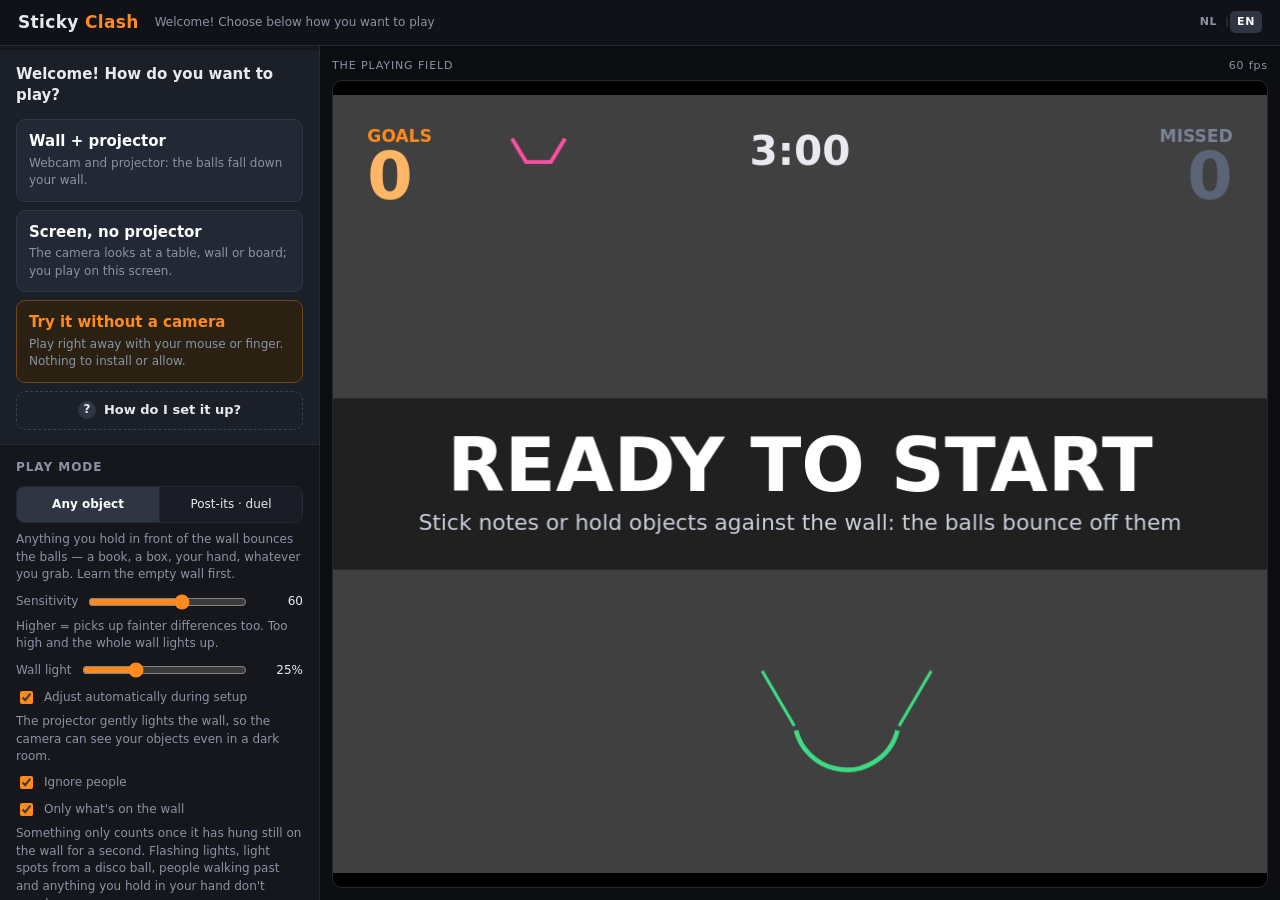
<file: index.html>
<!doctype html>
<html lang="nl">
<head>
<meta charset="utf-8">
<meta name="viewport" content="width=device-width,initial-scale=1">
<title>Sticky Clash — projection mapping game</title>
<link rel="stylesheet" href="css/style.css">
<link rel="icon" href="sticky-clash.ico">
<link rel="manifest" href="manifest.webmanifest">
<meta name="theme-color" content="#101217">
<meta name="color-scheme" content="dark">
<link rel="apple-touch-icon" href="icons/icon-192.png">
<meta name="description" content="Stick notes on the wall, the balls bounce off them. A free projection-mapping game in your browser; also plays on a screen, or try it without a camera.">
<meta property="og:type" content="website">
<meta property="og:title" content="Sticky Clash">
<meta property="og:description" content="Stick notes on the wall, the balls bounce off them. A free projection-mapping game in your browser; also plays on a screen, or try it without a camera.">
<meta property="og:url" content="https://noaquim.github.io/sticky-clash/">
<meta property="og:image" content="https://noaquim.github.io/sticky-clash/docs/social.png">
<meta name="twitter:card" content="summary_large_image">
<!-- los:weg -->
<script>
  // Dubbelgeklikt als bestand? Dan laadt de browser de losse modules niet (beveiliging
  // voor file://). Door naar de versie waar alles in één bestand zit.
  if (location.protocol === 'file:') location.replace('sticky-clash.html');
</script>
<!-- Alle modules meteen tegelijk ophalen, niet de een na de ander: op een trage verbinding
     scheelt dat seconden. Browsers die dit niet kennen, slaan het over. -->
<link rel="modulepreload" href="js/main.js">
<link rel="modulepreload" href="js/vision.js">
<link rel="modulepreload" href="js/homography.js">
<link rel="modulepreload" href="js/kalibratie.js">
<link rel="modulepreload" href="js/game.js">
<link rel="modulepreload" href="js/audio.js">
<link rel="modulepreload" href="js/muziek.js">
<link rel="modulepreload" href="js/muziek-stijlen.js">
<link rel="modulepreload" href="js/app.js">
<link rel="modulepreload" href="js/apparaat.js">
<link rel="modulepreload" href="js/kwaliteit.js">
<link rel="modulepreload" href="js/omgeving.js">
<link rel="modulepreload" href="js/telefoon.js">
<link rel="modulepreload" href="js/qr.js">
<link rel="modulepreload" href="js/taal.js">
<link rel="modulepreload" href="js/taal-en.js">
<link rel="modulepreload" href="js/speelplek.js">
<link rel="modulepreload" href="js/stappen.js">
<!-- /los:weg -->
<script>
/* Een melding als deze browser het spel niet kan draaien, in plaats van een pagina waarop
   niets werkt. Bewust ouderwets JavaScript (geen let, const of pijlen): dit moet juist in
   heel oude browsers lopen. js/main.js zet window.scGestart als het spel helemaal
   opgestart is. Een module die niet laadt, die deze browser niet kan lezen of die halverwege
   vastloopt, zet dat niet. Bij 'load' zijn alle modules al uitgevoerd: dan weten we het
   zeker. Ook in sticky-clash.html (daar staat de module in de pagina zelf). De teksten staan
   ook in js/taal-en.js; test/taal.mjs controleert dat ze daar gelijk zijn. */
(function () {
  var w = window, d = document, fout = '', leesFout = false;
  var T = {
    oud: ['Deze browser is te oud voor Sticky Clash. Werk hem bij, of open het spel in een recente Chrome, Edge, Firefox of Safari.',
      'This browser is too old for Sticky Clash. Update it, or open the game in a recent Chrome, Edge, Firefox or Safari.'],
    net: ['Kon het spel niet laden — open sticky-clash.html, of speel online: noaquim.github.io/sticky-clash',
      'Couldn\'t load the game — open sticky-clash.html, or play online: noaquim.github.io/sticky-clash'],
    start: ['Het spel kon niet starten ({fout}). Herlaad de pagina; helpt dat niet, probeer een andere browser.',
      'The game couldn\'t start ({fout}). Reload the page; if that doesn\'t help, try another browser.']
  };
  if (!w.addEventListener) return;
  w.addEventListener('error', function (e) {
    if (w.scGestart || fout || !e || !e.message) return;    // (een plaatje dat niet laadt heeft geen melding)
    fout = String(e.message);
    leesFout = /SyntaxError|Unexpected|Invalid|expected|unterminated|unrecognized|missing/i.test(fout);
  }, true);
  w.addEventListener('load', function () {
    if (w.scGestart) return;
    // index.html als bestand stuurt zichzelf door naar sticky-clash.html: dan niets zeggen
    if (location.protocol === 'file:' && d.querySelector && d.querySelector('script[type="module"][src]')) return;
    var k = '';
    try { k = localStorage.getItem('stickyclash.taal') || ''; } catch (x) { k = ''; }
    if (k !== 'nl' && k !== 'en') k = /^nl/i.test((navigator.languages && navigator.languages[0]) || navigator.language || navigator.userLanguage || '') ? 'nl' : 'en';
    var i = k === 'nl' ? 0 : 1;
    var teOud = !('noModule' in d.createElement('script')) || leesFout || !w.PointerEvent || !w.Promise || !w.Map || !w.fetch;
    var tekst = teOud ? T.oud[i] : w.scNetFout ? T.net[i] : T.start[i].replace('{fout}', fout.slice(0, 120) || '?');
    var st = d.getElementById('status');
    if (st) { st.textContent = tekst; st.className = 'status err'; }
    var vak = d.createElement('div');
    vak.setAttribute('role', 'alert');
    vak.style.cssText = 'margin:12px;padding:14px 16px;border-radius:10px;background:#3a1c1c;color:#ffd9cc;font:15px/1.45 sans-serif;border:1px solid #6b2a2a';
    vak.appendChild(d.createTextNode(tekst));
    d.body.insertBefore(vak, d.body.firstChild);
  });
})();
</script>
</head>
<body class="plek-muur">
<header>
  <h1>Sticky <em>Clash</em></h1>
  <div id="status" class="status">Klik op "Alles automatisch instellen"</div>
  <div id="taalKeuze" class="taal" role="group" aria-label="Taal">
    <button data-taal="nl" lang="nl" translate="no" title="Nederlands">NL</button><span aria-hidden="true">|</span><button data-taal="en" lang="en" translate="no" title="English">EN</button>
  </div>
</header>

<main>
  <aside class="panel">

    <section id="welkom" class="welkom hidden" aria-labelledby="welkomKop">
      <h2 id="welkomKop">Welkom! Hoe wil je spelen?</h2>
      <button class="plekknop" data-plek="muur"><b>Muur + beamer</b><span>Webcam en beamer: de ballen vallen over je muur.</span></button>
      <button class="plekknop" data-plek="scherm"><b>Scherm, zonder beamer</b><span>De camera kijkt naar een tafel, muur of bord; je speelt op dit scherm.</span></button>
      <p class="hint camniet hidden"></p>
      <button class="plekknop demo" data-plek="demo"><b>Probeer zonder camera</b><span>Meteen spelen met je muis of vinger. Niets installeren of toestaan.</span></button>
      <a class="uitlegknop naar-uitleg" href="uitleg.html" target="_blank" rel="noopener"><i aria-hidden="true">?</i>Hoe zet ik het op?</a>
    </section>

    <section class="quick">
      <div class="plekkeuze">
        <span>Speelplek</span>
        <div class="seg" id="plekSeg" role="group" aria-label="Speelplek">
          <button data-plek="muur">Beamer</button>
          <button data-plek="scherm">Scherm</button>
          <button data-plek="demo">Demo</button>
        </div>
      </div>
      <div class="alleen-muur">
        <button id="btnAuto" class="primary big">Alles automatisch instellen</button>
        <button id="btnStappen" class="stappenknop">Stap voor stap klaarzetten</button>
      </div>
      <div class="alleen-scherm">
        <button id="btnScherm" class="primary big">Start op dit scherm</button>
        <p class="hint">Zet de camera boven een tafel of tegenover een muur met briefjes; gebruik eventueel je telefoon als webcam. Handen tellen niet mee, voorwerpen wel.</p>
      </div>
      <div class="alleen-demo">
        <button id="btnDemo" class="primary big">Speel de demo</button>
        <p class="hint">Met je muis of vinger: sleep de briefjes, teken nieuwe en kijk hoe de ballen kaatsen. Zonder camera.</p>
        <p class="hint">Heb je een webcam? Speel echt: kies hierboven Beamer of Scherm.</p>
      </div>
      <p class="hint camniet alleen-camera hidden"></p>
      <label class="camkeuze alleen-camera">Camera
        <select id="camSelect"><option value="">Automatisch — losse webcam als die er is</option></select>
      </label>
      <p class="hint alleen-camera">Geen webcam? Je telefoon kan het ook, met een gratis app als DroidCam of Camo. Op een Mac kan een iPhone meteen als camera.</p>
      <label class="check alleen-scherm"><input type="checkbox" id="schermSpiegel"> Spiegelen — voor een camera die naar jou kijkt</label>
      <ol class="steps alleen-muur" id="steps">
        <li data-k="proj">Beamer</li>
        <li data-k="cam">Camera</li>
        <li data-k="cal">Kalibratie</li>
        <li data-k="bg">Muur geleerd</li>
        <li data-k="goal">Doel gevonden</li>
      </ol>
      <ol class="steps alleen-scherm">
        <li data-k="cam">Camera</li>
        <li data-k="bg">Lege ondergrond geleerd</li>
      </ol>
      <button id="btnSchermLeer" class="alleen-scherm">Opnieuw leren</button>
      <p id="wizHint" class="hint alleen-muur">Doet de beamer, de camera, de kalibratie en de muur in één keer. Volg de aanwijzingen op de muur.</p>
      <div id="beamerHulp" class="beamerhulp hidden" role="status">
        <b>Zet het beamervenster op de beamer</b>
        <ol>
          <li id="beamerSleep">Sleep het beamervenster naar de beamer.</li>
          <li>Klik erin, of druk op F: volledig scherm. Dan gaat het vanzelf verder.</li>
        </ol>
        <button id="btnZoekBeamer" class="hidden">Laat de browser de beamer zoeken</button>
        <p class="hint">Staat het al goed op de beamer? Klik dan op Verder.</p>
      </div>
      <button id="btnVerder" class="primary big hidden">Verder</button>
      <button id="btnAbort" class="hidden">Afbreken</button>
      <label class="check alleen-camera"><input type="checkbox" id="elkeMinuut" checked> Elke minuut controleren</label>
      <p class="hint alleen-camera">Kijkt elke minuut of het licht of de muur veranderd is, en stelt het dan vanzelf bij — midden in het spel alleen op een rustig moment, en nooit als er iemand in beeld is.</p>
      <div id="appInstall" class="installeer hidden">
        <button id="btnInstall" class="klein">Installeer als app</button>
        <p class="hint">Eigen venster en pictogram, en daarna start het spel ook zonder internet.</p>
      </div>
      <p id="appSafari" class="hint hidden">Als app op je iPad of iPhone: Deel → Zet op beginscherm. Op een Mac in Safari: Archief → Voeg toe aan Dock. Daarna start het spel ook zonder internet.</p>
    </section>

    <section class="alleen-camera">
      <h2>Speelmodus</h2>
      <div class="seg" id="modeSeg">
        <button data-mode="object" class="on">Elk voorwerp</button>
        <button data-mode="color">Post-its · duel</button>
      </div>
      <p id="modeHint" class="hint"></p>
      <label class="slider">Gevoeligheid <input type="range" id="sens" min="0" max="100" value="60"><output id="sensOut">60</output></label>
      <p class="hint">Hoger = pakt ook zwakkere verschillen op. Te hoog en de hele muur licht op.</p>
      <label class="slider alleen-muur">Muurverlichting <input type="range" id="fill" min="0" max="80" value="25"><output id="fillOut">25%</output></label>
      <label class="check alleen-muur"><input type="checkbox" id="fillAuto" checked> Automatisch afstellen bij instellen</label>
      <p class="hint alleen-muur">De beamer verlicht de muur zachtjes, zodat de camera je voorwerpen ook in een donkere kamer ziet.</p>
      <label class="check"><input type="checkbox" id="noPeople" checked> Mensen negeren</label>
      <label class="check alleen-muur"><input type="checkbox" id="alleenMuur" checked> Alleen wat op de muur zit</label>
      <p class="hint alleen-muur">Iets telt pas als het een seconde stil op de muur hangt. Flitsende lampen, lichtvlekken van een discobal, mensen die langslopen en iets wat je in je hand houdt tellen niet.</p>
      <label class="check"><input type="checkbox" id="skin" checked> Huid negeren — je arm verdwijnt, het voorwerp in je hand blijft</label>
      <label class="check"><input type="checkbox" id="resident" checked> Wat al aan de muur hangt telt ook mee</label>
      <div class="row">
        <button id="btnBg" class="alleen-muur" title="Leer opnieuw hoe de lege muur eruitziet">Muur opnieuw leren</button>
        <button id="btnGoal">Doel aanwijzen</button>
      </div>
      <p id="live" class="live">—</p>
      <button id="btnDiag">Foto van wat de camera ziet</button>
      <p class="hint">Wordt iets niet goed herkend? Klik hierop en stuur de foto op: dan is precies te zien wat er gebeurt.</p>
    </section>

    <section>
      <div class="row">
        <button id="btnPlay" class="primary big">Start ronde</button>
        <button id="btnReset">Reset</button>
      </div>
      <label class="check alleen-muur"><input type="checkbox" id="testMode"> Testmodus (muis, geen camera)</label>
    </section>

    <section id="telefoon">
      <h2>Telefoon</h2>
      <button id="btnTelefoon">Telefoon koppelen</button>
      <div id="telefoonVak" class="hidden">
        <canvas id="telefoonQr" width="180" height="180" style="flex:none; width:180px; height:180px; margin:4px auto 0; background:#fff; border:0; border-radius:6px; image-rendering:crisp-edges; image-rendering:pixelated"></canvas>
        <p id="telefoonStatus" class="badge">—</p>
        <p class="hint">Scan de code met je telefoon. Zolang er niet gespeeld wordt staat hij ook op de muur. Geen scanner? Open op je telefoon: <a id="telefoonLink" target="_blank" rel="noopener noreferrer" style="color:inherit; word-break:break-all"></a></p>
        <label class="check"><input type="checkbox" id="telefoonMuur" checked> Code ook op de muur</label>
        <div class="row" style="margin-top:8px">
          <button id="btnTelefoonNieuw">Nieuwe code</button>
          <button id="btnTelefoonStop">Stoppen</button>
        </div>
      </div>
      <p class="hint">Starten, pauzeren en je naam voor de ranglijst typen vanaf je telefoon. Laptop én telefoon hebben internet nodig: de knoppen gaan via ntfy.sh, en daar wordt niets bewaard.</p>
    </section>

    <section id="ranglijst">
      <h2>Ranglijst</h2>
      <div id="naamInvoer" class="hidden">
        <p class="hint" id="naamVraag">Nieuwe score! Hoe heet je?</p>
        <div class="row">
          <input id="naam" type="text" maxlength="16" placeholder="Naam" autocomplete="off">
          <button id="btnNaam" class="primary">Opslaan</button>
        </div>
      </div>
      <ol id="scoreLijst" class="scores"></ol>
      <button id="btnScoresWis" class="klein">Ranglijst wissen</button>
    </section>

    <section>
      <h2>Spelregels</h2>
      <label class="camkeuze">Spelvorm
        <select id="spelvorm">
          <option value="vrij">Vrij spel — zo veel mogelijk in de tijd</option>
          <option value="levels">Uitdaging — steeds moeilijkere levels</option>
        </select>
      </label>
      <label class="check"><input type="checkbox" id="special" checked> Speciale briefjes: rood = trampoline, groen = turbo, blauw = breekt na 5 tikken</label>
      <label class="check"><input type="checkbox" id="gold" checked> Gouden ballen — 3 punten</label>
      <label class="check"><input type="checkbox" id="bonus" checked> Bonusbak — 3 punten, verspringt elke 20 seconden</label>
      <label class="slider">Rondetijd <input type="range" id="roundLen" min="30" max="900" step="15" value="180"><output id="roundLenOut">3:00</output></label>
      <label class="check"><input type="checkbox" id="endless"> Geen tijdslimiet — blijft doorgaan</label>

      <label class="check"><input type="checkbox" id="moveSource"> Balbron beweegt heen en weer</label>
      <label class="slider sub">tempo <input type="range" id="srcSpeed" min="1" max="20" value="5"><output id="srcSpeedOut">0.5</output></label>

      <label class="check"><input type="checkbox" id="moveGoal"> Bak beweegt heen en weer</label>
      <label class="slider sub">tempo <input type="range" id="goalSpeed" min="1" max="20" value="4"><output id="goalSpeedOut">0.4</output></label>

      <label class="slider">Wind <input type="range" id="wind" min="0" max="900" step="25" value="0"><output id="windOut">uit</output></label>
      <p class="hint">Wind duwt de ballen langzaam heen en weer. Je ziet de richting boven in beeld.</p>
    </section>

    <details>
      <summary>Meer instellingen</summary>

      <section class="alleen-camera">
        <h2>Camera</h2>
        <div class="row">
          <button id="btnCam">Camera starten</button>
          <button id="btnFlip" class="alleen-muur">Spiegelen</button>
        </div>
        <label class="check alleen-muur"><input type="checkbox" id="lockExp"> Belichting vastzetten — alleen als het beeld flikkert</label>
        <p id="lockExpHint" class="hint alleen-muur">Op sommige camera's wordt het beeld dan donkerder. Het spel controleert dat en zet hem dan terug.</p>
      </section>

      <section class="alleen-muur">
        <h2>Beamer</h2>
        <div class="row">
          <button id="btnProj">Venster openen</button>
          <button id="btnProjClose">Sluiten</button>
        </div>
        <button id="btnScreens">Beamerscherm herkennen</button>
        <p id="schermenHint" class="hint">Eén keer toestaan, daarna opent het beamervenster voortaan vanzelf op de beamer.</p>
        <p class="hint">Zet de beamer als tweede scherm op uitbreiden, niet op dupliceren. Windows: Win+P → Uitbreiden. Mac: Systeeminstellingen → Beeldschermen. Chromebook: Instellingen → Beeldschermen, vink Spiegelen uit.</p>
        <p class="hint">Staat het niet vanzelf op volledig scherm, klik dan één keer in dat venster. Het spel kalibreert zich daarna vanzelf opnieuw.</p>
      </section>

      <section class="alleen-muur">
        <h2>Kalibratie</h2>
        <div class="row">
          <button id="btnCalAuto">Automatisch</button>
          <button id="btnCal">Met de hand</button>
        </div>
        <button id="btnCalReset">Wissen</button>
        <p id="calState" class="badge">Niet gekalibreerd</p>
        <label class="check"><input type="checkbox" id="autoRecal" checked> Vanzelf opnieuw instellen als de camera of beamer verschuift</label>
      </section>

      <section class="alleen-camera">
        <h2>Kleuren <span class="only-color">(duelmodus)</span></h2>
        <div id="classList"></div>
        <p class="hint">Klik "Leren" en klik daarna op het voorwerp in het camerabeeld.</p>
      </section>

      <section>
        <h2>Spel</h2>
        <label class="slider">Min. grootte <input type="range" id="minSize" min="4" max="120" value="8"><output id="minSizeOut">8</output></label>
        <label class="slider">Max. grootte <input type="range" id="maxSize" min="5" max="90" value="35"><output id="maxSizeOut">35%</output></label>
        <label class="slider">Stilstaan <input type="range" id="stable" min="0" max="60" value="0"><output id="stableOut">0.0s</output></label>
        <label class="slider">Mensenfilter <input type="range" id="strict" min="0" max="100" value="50"><output id="strictOut">50</output></label>
        <p class="hint">Hoger = strenger. Het filter kijkt of een vorm star is: een voorwerp houdt zijn omtrek, een mens niet.</p>
        <label class="slider">Zwaartekracht <input type="range" id="gravity" min="400" max="3000" step="50" value="1300"><output id="gravityOut">1300</output></label>
        <label class="slider">Stuiter <input type="range" id="bounce" min="0" max="95" value="58"><output id="bounceOut">0.58</output></label>
        <label class="slider">Baltempo <input type="range" id="rate" min="2" max="40" value="10"><output id="rateOut">1.0/s</output></label>
        <label class="check"><input type="checkbox" id="sound" checked> Geluid</label>
        <label class="check"><input type="checkbox" id="muziek" checked> Muziek — zacht, alleen tijdens een ronde</label>
        <label class="camkeuze">Muziekstijl
          <select id="muziekStijl">
            <option value="rustig">Rustig — lo-fi, ontspannen</option>
            <option value="vrolijk">Vrolijk — marimba, opgewekt</option>
            <option value="arcade" selected>Arcade — vlotte synthesizers</option>
          </select>
        </label>
        <label class="check"><input type="checkbox" id="effecten" checked> Effecten — confetti, sterretjes, COMBO en feest bij een record</label>
        <label class="check alleen-muur"><input type="checkbox" id="outline"> Voorwerpen omlijnen op de muur</label>
        <p class="hint alleen-muur">Uit in voorwerpmodus: licht op een voorwerp maakt dat voorwerp onzichtbaar voor de camera. Op je laptop zie je de omlijningen altijd.</p>
      </section>

      <section class="foot">
        <p class="hint"><b>Doel en bron verplaatsen:</b> sleep ze met de muis in de rechter weergave. Het doel pak je door erin te klikken, de bron met <kbd>Ctrl</kbd>+klik. Of met de pijltjestoetsen en <kbd>W</kbd><kbd>A</kbd><kbd>S</kbd><kbd>D</kbd>. <kbd>spatie</kbd> = pauze.</p>
      </section>
    </details>

    <section class="foot">
      <p class="hint"><a class="naar-uitleg" href="uitleg.html" target="_blank" rel="noopener" style="color:inherit">Hoe zet ik het op?</a> — stap voor stap, ook om af te drukken.</p>
    </section>

    <!-- los:weg -->
    <section class="foot">
      <p class="hint"><a href="sticky-clash.html" download="Sticky Clash.html" style="color:inherit">Download het spel als één bestand</a> — speelt daarna ook zonder internet, op elke computer.</p>
    </section>
    <!-- /los:weg -->
  </aside>

  <div class="stage">
    <div class="pane alleen-camera">
      <div class="pane-head">
        <span>Camera</span>
        <div class="tabs">
          <button data-view="video" class="on">Beeld</button>
          <button data-view="mask">Wat het spel ziet</button>
        </div>
      </div>
      <canvas id="debug" width="320" height="240"></canvas>
    </div>
    <div class="pane">
      <div class="pane-head"><span class="alleen-muur">Wat de beamer laat zien</span><span class="alleen-scherm">Het speelveld, over het camerabeeld</span><span class="alleen-demo">Het speelveld</span><span id="fps" class="fps"></span></div>
      <canvas id="world" width="640" height="360"></canvas>
    </div>
  </div>
</main>

<!-- Het speelscherm: de demo en spelen op een scherm, groot, over het hele venster (zie js/main.js). -->
<div id="speelvenster" class="speelvenster hidden" role="dialog" aria-label="Speelscherm">
  <div class="sv-balk">
    <b class="sv-naam"><span class="alleen-demo">Demo</span><span class="alleen-scherm">Op dit scherm</span></b>
    <span id="svStatus" class="sv-status"></span>
    <button id="svStart" class="primary">Start ronde</button>
    <button id="svLeer" class="alleen-scherm">Opnieuw leren</button>
    <button id="svSpiegel" class="alleen-scherm">Spiegelen</button>
    <button id="svBegin" class="alleen-demo">Beginstand</button>
    <button id="svVol" class="sv-icoon" title="Volledig scherm" aria-label="Volledig scherm">⛶</button>
    <button id="svSluit" class="sv-icoon" title="Sluiten" aria-label="Sluiten">×</button>
  </div>
  <div id="svVeld" class="sv-veld"><video id="svVideo" class="hidden" muted playsinline autoplay></video><canvas id="svCanvas" width="640" height="360"></canvas></div>
  <div class="sv-voet">
    <div id="svPalet" class="sv-palet alleen-demo" role="group" aria-label="Soort briefje">
      <button data-soort="los" class="on"><i style="background:#ffd84d"></i>Briefje</button>
      <button data-soort="trampoline"><i style="background:#ff4d4d"></i>Trampoline</button>
      <button data-soort="booster"><i style="background:#3ddc84"></i>Turbo</button>
      <button data-soort="breek"><i style="background:#3aa0ff"></i>Breekt</button>
    </div>
    <p class="hint alleen-demo">Sleep een briefje om het te verplaatsen, of sleep op een lege plek voor een nieuw briefje. Weghalen: dubbeltik erop of tik op het ×. De bak en de balbron kun je ook verslepen.</p>
    <p class="hint alleen-scherm">Zet de camera boven een tafel of tegenover een muur met briefjes; gebruik eventueel je telefoon als webcam. Handen tellen niet mee, voorwerpen wel.</p>
    <p class="hint alleen-scherm">Leg briefjes of voorwerpen neer: de ballen kaatsen ertegen. De bak en de balbron versleep je met de muis of je vinger.</p>
    <p class="hint camniet alleen-scherm hidden"></p>
    <div class="sv-cta alleen-demo"><b>Heb je een webcam? Speel echt:</b><button data-plek="muur">Muur + beamer</button><button data-plek="scherm">Scherm</button></div>
    <div id="svNaam"></div>
  </div>
</div>

<!-- Klaarzetten, stap voor stap: js/stappen.js vult dit kaartje. -->
<div id="stappen" class="stappen hidden" role="dialog" aria-modal="true"></div>

<script>
/* "Hoe zet ik het op?" (op het welkomstkaartje en onderaan het paneel) opent uitleg.html in
   een nieuw tabblad, in de taal van het spel: js/taal.js zet die op <html lang>. Het losse
   bestand dat in zijn eentje is doorgestuurd, heeft geen uitleg.html naast zich: dan de
   online uitleg. Of de map erbij is, verraadt sticky-clash.ico: een plaatje mag ook vanaf
   file:// laden, een pagina navragen niet. */
(function () {
  var d = document, adres = 'uitleg.html', proef = new Image();
  function zet() {
    var taal = d.documentElement.lang === 'en' ? 'en' : 'nl', a = d.querySelectorAll('a.naar-uitleg');
    for (var i = 0; i < a.length; i++) a[i].href = adres + '?taal=' + taal;
  }
  proef.onerror = function () { adres = 'https://noaquim.github.io/sticky-clash/uitleg.html'; zet(); };
  proef.src = 'sticky-clash.ico';
  zet();
  if (window.MutationObserver) new MutationObserver(zet).observe(d.documentElement, { attributes: true, attributeFilter: ['lang'] });
})();
</script>
<script type="module" src="js/main.js" onerror="window.scNetFout=1"></script>
</body>
</html>
</file>
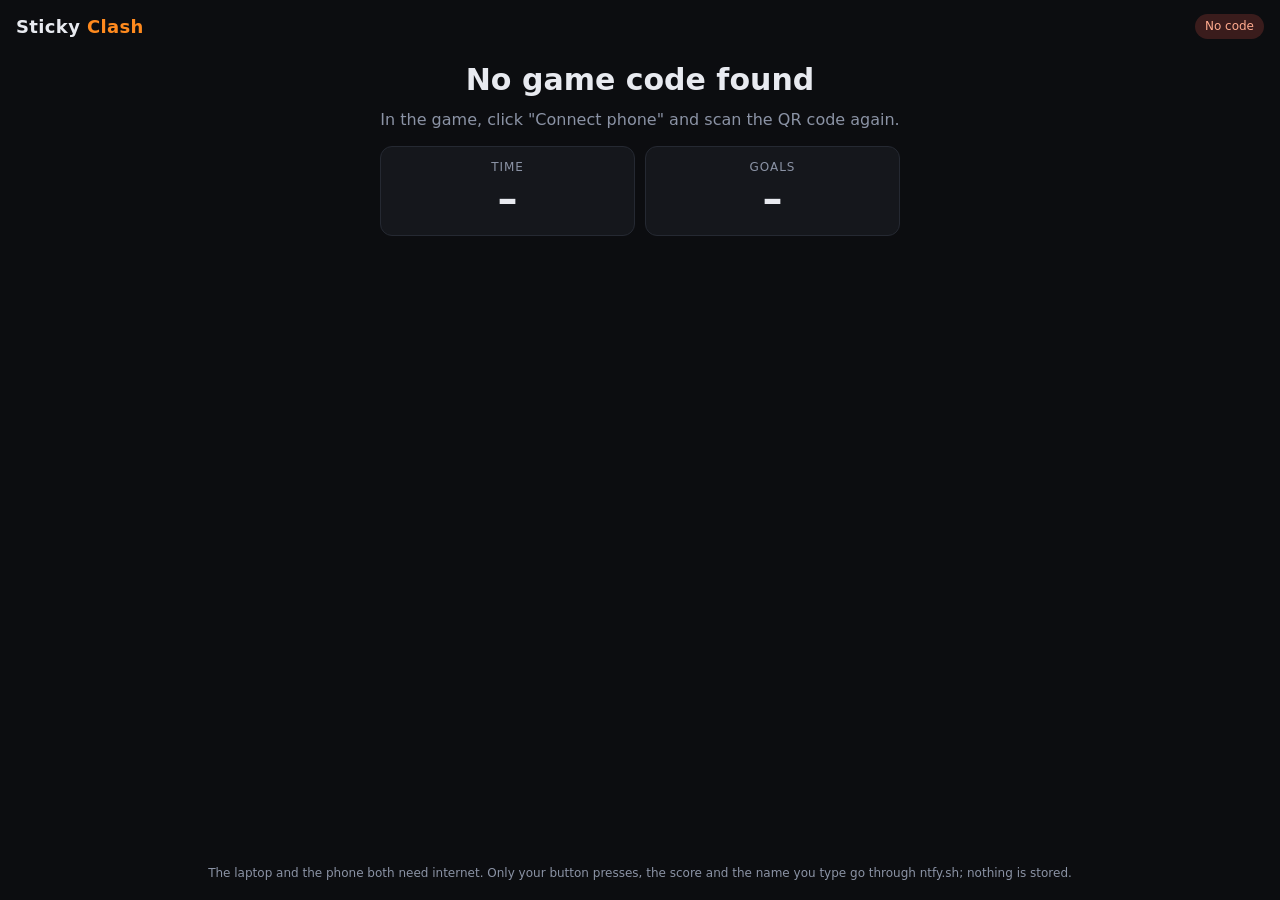
<file: telefoon.html>
<!doctype html>
<html lang="nl">
<head>
<meta charset="utf-8">
<meta name="viewport" content="width=device-width,initial-scale=1,viewport-fit=cover">
<meta name="robots" content="noindex">
<meta name="referrer" content="no-referrer">
<meta name="theme-color" content="#0c0d10">
<title>Sticky Clash — bediening</title>
<link rel="icon" href="sticky-clash.ico">
<!--
  Bediening van Sticky Clash vanaf je telefoon. Je komt hier door de QR-code te scannen
  die het spel laat zien (Telefoon koppelen). Het stuk na # in het adres is de kamercode.
  Alles zit in dit ene bestand, zonder bibliotheken. De knoppen gaan via ntfy.sh naar de
  laptop; zie js/telefoon.js voor hoe dat werkt.
  De pagina volgt de taal van de telefoon: Nederlands, of anders Engels. Het Engels staat
  in het woordenboek EN, bovenaan het script hieronder.
-->
<style>
:root{
  --bg:#0c0d10; --panel:#15171c; --line:#252932; --ink:#e8eaf0; --dim:#8b93a5;
  --acc:#ff8a1e; --ok:#3ddc84; --err:#ff6b6b;
}
*{box-sizing:border-box}
html,body{margin:0; background:var(--bg); color:var(--ink)}
body{
  font:16px/1.4 ui-sans-serif,system-ui,"Segoe UI",Roboto,sans-serif; -webkit-text-size-adjust:100%;
  display:flex; flex-direction:column; min-height:100vh; min-height:100dvh;
  padding:0 16px;                     /* voor een browser die env() niet kent: die slaat de regel hieronder over */
  padding:env(safe-area-inset-top) 16px env(safe-area-inset-bottom);
}
header{display:flex; align-items:center; justify-content:space-between; gap:12px; padding:14px 0 6px}
h1{margin:0; font-size:18px; font-weight:700; letter-spacing:.02em}
h1 em{font-style:normal; color:var(--acc)}
.pil{font-size:12px; padding:4px 10px; border-radius:99px; background:#1d2029; color:var(--dim); text-align:right}
.pil.ok{background:#16301f; color:var(--ok)}
.pil.fout{background:#3a1c1c; color:#ffab8f}
/* grid en niet flex: gap in een flex-kolom kennen oudere telefoons (iOS 12 tot 14.4) niet */
main{flex:1; display:grid; align-content:start; gap:14px; width:100%; max-width:520px; margin:0 auto}
.fase{font-size:30px; font-weight:800; text-align:center; margin:14px 0 0}
.sub{text-align:center; color:var(--dim); margin:-6px 0 0; min-height:1.4em}
.cijfers{display:grid; grid-template-columns:1fr 1fr; gap:10px}
.cijfer{background:var(--panel); border:1px solid var(--line); border-radius:12px; padding:12px 8px; text-align:center}
.cijfer span{display:block; font-size:12px; text-transform:uppercase; letter-spacing:.08em; color:var(--dim)}
.cijfer b{display:block; font-size:40px; line-height:1.2; font-weight:800; font-variant-numeric:tabular-nums}
.cijfer b.klein{font-size:16px; line-height:3; font-weight:600; color:var(--dim)}
.melding{min-height:1.4em; text-align:center; color:#ffd479; margin:0}
.knoppen{display:grid; gap:12px}
button{
  font:inherit; font-size:20px; font-weight:700; padding:20px; border-radius:14px;
  border:1px solid var(--line); background:#1d2029; color:var(--ink); touch-action:manipulation;
}
button.hoofd{background:var(--acc); border-color:var(--acc); color:#1a1000}
button:disabled{opacity:.4}
.verborgen{display:none !important}
form{display:grid; gap:10px; background:var(--panel); border:1px solid var(--line); border-radius:12px; padding:14px}
form label{font-weight:600}
input{font:inherit; font-size:20px; padding:14px; border-radius:10px; border:1px solid var(--line); background:#1d2029; color:var(--ink); width:100%}
footer{font-size:12px; color:var(--dim); text-align:center; padding:18px 0}
</style>
</head>
<body>
<header>
  <h1>Sticky <em>Clash</em></h1>
  <span id="verbinding" class="pil">Verbinden…</span>
</header>
<main>
  <p id="fase" class="fase">Even verbinden…</p>
  <p id="sub" class="sub"></p>
  <div class="cijfers">
    <div class="cijfer"><span id="tijdLabel">Tijd</span><b id="tijd">–</b></div>
    <div class="cijfer"><span id="scoreLabel">Doelpunten</span><b id="score">–</b></div>
  </div>
  <p id="melding" class="melding" role="status" aria-live="polite"></p>
  <div class="knoppen">
    <button id="kStart" class="hoofd verborgen">Start ronde</button>
    <button id="kPauze" class="verborgen">Pauze</button>
    <button id="kVerder" class="hoofd verborgen">Verder</button>
    <button id="kNieuw" class="verborgen">Nieuwe ronde</button>
    <button id="kOpnieuw" class="verborgen">Opnieuw verbinden</button>
  </div>
  <form id="naamVak" class="verborgen" autocomplete="off">
    <label for="naam" id="naamVraag">Je haalt de ranglijst! Hoe heet je?</label>
    <input id="naam" maxlength="16" autocapitalize="words" enterkeyhint="send" placeholder="Naam" spellcheck="false">
    <button type="submit" class="hoofd">Opslaan</button>
  </form>
</main>
<footer>Laptop en telefoon hebben allebei internet nodig. Via ntfy.sh gaan alleen je knoppen, de stand en de naam die je typt; er wordt niets bewaard.</footer>
<script>
(function () {
  'use strict';
  // Het doorgeefluik; hetzelfde adres als TELEFOON_RELAY in js/telefoon.js. Tests zetten
  // vooraf window.SC_RELAY op hun eigen nep-server, en dat mag alleen op deze computer.
  let RELAY = 'https://ntfy.sh';
  if (typeof window.SC_RELAY === 'string' && /^http:\/\/(127\.0\.0\.1|localhost)(:\d{1,5})?$/.test(window.SC_RELAY)) RELAY = window.SC_RELAY;
  const VERSIE = 1;                                  // moet gelijk zijn aan TEL_VERSIE in js/telefoon.js
  const FASEN = ['idle', 'count', 'play', 'paused', 'over', 'weg'];
  const NAAM_OPSLAG = 'stickyclash.telefoon.naam';   // je eigen naam, alleen op deze telefoon
  const ID_OPSLAG = 'stickyclash.telefoon.id';       // blijft alleen in dit tabblad
  const $ = (id) => document.getElementById(id);

  // ---- taal: Nederlands als de telefoon op Nederlands staat, anders Engels.
  // Links de Nederlandse tekst zoals hij in deze pagina staat, rechts het Engels; {n} is een
  // getal. Onderaan wat de laptop stuurt (meldingen en de naamvraag): dat komt in de taal van
  // de laptop, en vertalen we hier naar die van de telefoon. Houd dat gelijk aan js/taal-en.js.
  const EN = {
    'Sticky Clash — bediening': 'Sticky Clash — remote',
    'Verbinden…': 'Connecting…',
    'Even verbinden…': 'Connecting…',
    'Tijd': 'Time',
    'Gespeeld': 'Played',
    'Doelpunten': 'Goals',
    'Aanvaller – verdediger': 'Attacker – defender',
    'Start ronde': 'Start round',
    'Pauze': 'Pause',
    'Verder': 'Resume',
    'Nieuwe ronde': 'New round',
    'Opnieuw verbinden': 'Reconnect',
    'Je haalt de ranglijst! Hoe heet je?': "You made the leaderboard! What's your name?",
    'Naam': 'Name',
    'Opslaan': 'Save',
    'Laptop en telefoon hebben allebei internet nodig. Via ntfy.sh gaan alleen je knoppen, de stand en de naam die je typt; er wordt niets bewaard.':
      'The laptop and the phone both need internet. Only your button presses, the score and the name you type go through ntfy.sh; nothing is stored.',
    'Verbonden met het spel': 'Connected to the game',
    'Verbonden — spel zoeken…': 'Connected — looking for the game…',
    'Geen verbinding — opnieuw over {n} s': 'No connection — retrying in {n} s',
    'Verbinding weg — opnieuw verbinden…': 'Connection lost — reconnecting…',
    'Andere versie': 'Different version',
    'Deze bediening past niet bij de versie van het spel op de laptop. Ververs deze pagina, of werk het spel bij.':
      "This remote doesn't match the version of the game on the laptop. Refresh this page, or update the game.",
    'Gestopt': 'Stopped',
    'ntfy.sh laat even niets door (te veel berichten) — probeer het over een minuut nog eens':
      "ntfy.sh isn't letting anything through right now (too many messages) — try again in a minute",
    'Niet verstuurd — heeft je telefoon internet?': 'Not sent — does your phone have internet?',
    'ntfy.sh is even druk — opnieuw over {n} s': 'ntfy.sh is busy — retrying in {n} s',
    'Geen antwoord': 'No answer',
    'Geen antwoord van het spel — staat de laptop nog aan?': 'No answer from the game — is the laptop still on?',
    'Wachten op het spel…': 'Waiting for the game…',
    'Het spel antwoordt niet': "The game isn't answering",
    'Staat "Telefoon koppelen" nog aan op de laptop, en heeft die internet?': 'Is "Connect phone" still active on the laptop, and does it have internet?',
    'Koppeling gestopt': 'Connection stopped',
    'Scan de nieuwe code in het spel om weer te koppelen.': 'Scan the new code in the game to connect again.',
    'Klaar om te starten': 'Ready to start',
    'Begint over {n}': 'Starts in {n}',
    'zet je voorwerpen klaar': 'get your objects ready',
    'Ronde loopt': 'Round in progress',
    'Pauze (fase)': 'Paused',
    'Afgelopen': 'Round over',
    'Level {n}': 'Level {n}',
    'Het spel stelt zich in — even geduld': 'The game is setting up — please wait',
    'op de muur': 'on the wall',
    'Geen code': 'No code',
    'Geen spelcode gevonden': 'No game code found',
    'Klik in het spel op "Telefoon koppelen" en scan de QR-code opnieuw.': 'In the game, click "Connect phone" and scan the QR code again.',
    // van de laptop (js/telefoon.js en js/main.js)
    'Even wachten: het spel is nog aan het instellen': 'One moment: the game is still setting up',
    'Even wachten: het spel stelt zich opnieuw in': 'One moment: the game is setting itself up again',
    'De ronde begint al': 'The round is already starting',
    'Er loopt al een ronde': 'A round is already running',
    'Staat al op pauze': 'Already paused',
    'Er loopt geen ronde': 'No round is running',
    'Het spel loopt al': 'The game is already running',
    'Er is geen pauze': "The game isn't paused",
    'Zet de ronde eerst op pauze': 'Pause the round first',
    'Er wordt nu geen naam gevraagd': 'No name is being asked for right now',
    'Opgeslagen in de ranglijst': 'Saved to the leaderboard',
    '{n} punt — dat haalt de ranglijst! Hoe heet je?': "{n} point — that makes the leaderboard! What's your name?",
    '{n} punten — dat haalt de ranglijst! Hoe heet je?': "{n} points — that makes the leaderboard! What's your name?",
    'Level {n} — dat haalt de ranglijst! Hoe heet je?': "Level {n} — that makes the leaderboard! What's your name?",
    // het noodscript onderaan (als dit script niet kan draaien); daar staan ze ook
    'Deze browser is te oud': 'This browser is too old',
    'Werk je telefoon of browser bij, of bedien het spel gewoon op de laptop.': 'Update your phone or browser, or just use the controls on the laptop.',
    'Te oud': 'Too old',
  };
  const ENGELS = !/^nl/i.test((navigator.languages && navigator.languages[0]) || navigator.language || '');
  const NAAR_EN = new Map(Object.entries(EN));
  const NAAR_NL = new Map(Object.entries(EN).map(([nl, en]) => [en, nl]));

  /** Tekst in de taal van de telefoon, met {n} ingevuld. `sleutel` als dezelfde Nederlandse tekst elders iets anders betekent. */
  function t(nl, n, sleutel) {
    const s = ENGELS ? (NAAR_EN.get(sleutel || nl) || nl) : nl;
    return n === undefined || n === null ? s : s.replace('{n}', () => String(n));
  }

  /** Van de laptop, in de taal van de laptop: naar die van de telefoon. Getallen tellen bij het opzoeken niet mee. */
  function vanLaptop(tekst) {
    const getallen = [];
    const sleutel = tekst.replace(/\d+/g, (g) => { getallen.push(g); return '{n}'; });
    const v = (ENGELS ? NAAR_EN : NAAR_NL).get(sleutel);
    if (!v) return tekst;
    let i = 0;
    return v.replace(/\{n\}/g, () => getallen[i++] || '');
  }

  /** De vaste teksten van de pagina in het Engels: tekst, en de attributen placeholder, title en aria-label. */
  function vertaalVast(el) {
    for (let k = el.firstChild; k; k = k.nextSibling) {
      if (k.nodeType === 3) {
        const kern = k.data.trim(), en = kern && NAAR_EN.get(kern);
        if (en) k.data = k.data.replace(kern, () => en);
      } else if (k.nodeType === 1 && k.nodeName !== 'SCRIPT' && k.nodeName !== 'STYLE') {
        for (const a of ['placeholder', 'title', 'aria-label']) {
          const en = k.hasAttribute(a) && NAAR_EN.get(k.getAttribute(a).trim());
          if (en) k.setAttribute(a, en);
        }
        vertaalVast(k);
      }
    }
  }
  document.documentElement.lang = ENGELS ? 'en' : 'nl';
  if (ENGELS) { document.title = t(document.title); vertaalVast(document.body); }

  const kamer = (location.hash || '').slice(1);
  const ik = eigenId();                              // om telefoons te tellen, meer niet
  let es = null, herFouten = 0, herTimer = 0, openGezien = false;
  let stand = null, ontvangen = 0, contact = false, weg = false, stilte = false;
  let halloTijd = -1e9, halloTimer = 0;
  let wacht = false, antwoordTimer = 0;              // knop verstuurd, antwoord nog niet binnen
  let bezigMet = null;                               // bericht dat (opnieuw) verstuurd wordt
  let meldingTimer = 0, verstuurdeVraag = 0, getoondeFase = '';

  function willekeurig(n) {
    const b = new Uint8Array(n);
    crypto.getRandomValues(b);
    let s = '';
    for (let i = 0; i < b.length; i++) s += String.fromCharCode(b[i]);
    return btoa(s).replace(/\+/g, '-').replace(/\//g, '_').replace(/=+$/, '');
  }

  /** Hetzelfde nummer na verversen, anders telt de laptop deze telefoon twee keer. */
  function eigenId() {
    try {
      const oud = sessionStorage.getItem(ID_OPSLAG);
      if (oud && /^[A-Za-z0-9_-]{8}$/.test(oud)) return oud;
    } catch (x) { /* opslag geblokkeerd */ }
    const nieuw = willekeurig(6);
    try { sessionStorage.setItem(ID_OPSLAG, nieuw); } catch (x) { /* dan telt hij na verversen dubbel */ }
    return nieuw;
  }

  function verbinding(tekst, soort) {
    const el = $('verbinding');
    el.textContent = tekst;
    el.className = 'pil' + (soort ? ' ' + soort : '');
  }

  function melding(tekst, lang) {
    $('melding').textContent = tekst || '';
    clearTimeout(meldingTimer);
    if (tekst) meldingTimer = setTimeout(() => { $('melding').textContent = ''; }, lang ? 9000 : 5000);
  }

  // ---- verbinding met ntfy.sh

  function verbind() {
    if (weg) return;
    if (es) es.close();
    clearTimeout(herTimer);
    verbinding(t('Verbinden…'));
    const bron = new EventSource(RELAY + '/sc-' + kamer + '-t/sse');
    es = bron;
    // ntfy stuurt na het openen zelf ook een 'open': per verbinding maar één keer hallo zeggen
    openGezien = false;
    bron.onopen = () => {
      if (es !== bron || openGezien) return;
      openGezien = true;
      herFouten = 0;
      verbinding(contact ? t('Verbonden met het spel') : t('Verbonden — spel zoeken…'), contact ? 'ok' : '');
      zegHallo();
    };
    bron.onmessage = (e) => { if (es === bron) ontvang(e.data); };
    bron.onerror = () => {
      if (es !== bron) return;
      openGezien = false;
      if (bron.readyState === 2) {
        // De browser geeft het op (bijvoorbeeld "te veel verzoeken"): zelf opnieuw, steeds later.
        bron.close(); es = null;
        herFouten++;
        const ms = Math.min(30000, 3000 * Math.pow(2, Math.min(4, herFouten - 1)));
        verbinding(t('Geen verbinding — opnieuw over {n} s', Math.round(ms / 1000)), 'fout');
        herTimer = setTimeout(verbind, ms);
      } else {
        verbinding(t('Verbinding weg — opnieuw verbinden…'), 'fout');
      }
    };
  }

  /** Na (opnieuw) verbinden de laptop om de stand vragen. Niet vaker dan eens per 5 s. */
  function zegHallo() {
    clearTimeout(halloTimer);
    if (bezigMet) return;                            // een knop is onderweg: daar komt ook de stand op terug
    const nu = performance.now(), over = halloTijd + 5000 - nu;
    if (over > 0) { halloTimer = setTimeout(zegHallo, over); return; }
    halloTijd = nu;
    stuur('hallo');
  }

  function ontvang(data) {
    if (typeof data !== 'string' || data.length > 4000) return;
    let e;
    try { e = JSON.parse(data); } catch (x) { return; }
    if (!e || e.event !== 'message' || typeof e.message !== 'string') return;
    const s = leesStand(e.message);
    if (!s) return;
    if (s.andereVersie) {
      verbinding(t('Andere versie'), 'fout');
      melding(t('Deze bediening past niet bij de versie van het spel op de laptop. Ververs deze pagina, of werk het spel bij.'), true);
      return;
    }
    stand = s; ontvangen = performance.now(); contact = true; stilte = false;
    wacht = false; clearTimeout(antwoordTimer);
    $('kOpnieuw').classList.add('verborgen');
    if (s.fase === 'weg') {
      weg = true;
      if (es) { es.close(); es = null; }
      verbinding(t('Gestopt'), 'fout');
    } else verbinding(t('Verbonden met het spel'), 'ok');
    if (s.melding) melding(vanLaptop(s.melding));
    toon();
  }

  /** Een stand van de laptop streng controleren: alleen bekende velden, begrensde getallen. */
  function leesStand(t) {
    if (t.length > 2000) return null;
    let m;
    try { m = JSON.parse(t); } catch (x) { return null; }
    if (!m || typeof m !== 'object' || Array.isArray(m) || m.soort !== 'stand') return null;
    if (m.v !== VERSIE) return typeof m.v === 'number' ? { andereVersie: true } : null;
    if (FASEN.indexOf(m.fase) < 0) return null;
    const getal = (x, max) => (typeof x === 'number' && isFinite(x)) ? Math.max(0, Math.min(max, x)) : 0;
    const tekst = (x) => (typeof x === 'string' ? x.slice(0, 120) : '');
    return {
      fase: m.fase, bezig: m.bezig === true,
      tijd: getal(m.tijd, 86400), telOp: m.telOp === true, aftel: getal(m.aftel, 10),
      score: Math.floor(getal(m.score, 1e6)), tegen: Math.floor(getal(m.tegen, 1e6)), duel: m.duel === true,
      level: Math.floor(getal(m.level, 999)),
      vraag: Number.isInteger(m.vraag) && m.vraag > 0 && m.vraag < 1e9 ? m.vraag : 0,
      vraagTekst: tekst(m.vraagTekst), melding: tekst(m.melding),
    };
  }

  // ---- knoppen versturen

  function post(tekst) {
    return fetch(RELAY + '/sc-' + kamer + '-l?cache=no&firebase=no', {   // niet bewaren, niet doorsturen
      method: 'POST', body: tekst,
      cache: 'no-store', credentials: 'omit', referrerPolicy: 'no-referrer',
    }).then((r) => r.status, () => 0);
  }

  /** Versturen; mislukt het, dan nog twee keer, steeds later. Een nieuwere knop wint. */
  function stuur(wat, extra) {
    const m = { v: VERSIE, soort: 'knop', wat: wat, van: ik };
    if (extra) for (const k in extra) m[k] = extra[k];
    if (bezigMet) clearTimeout(bezigMet.timer);
    bezigMet = { tekst: JSON.stringify(m), wat: wat, pogingen: 0, timer: 0, sinds: performance.now() };
    if (wat !== 'hallo') { wacht = true; toon(); }
    probeer(bezigMet);
  }

  function probeer(b) {
    b.pogingen++;
    post(b.tekst).then((st) => {
      if (b !== bezigMet) return;
      if (st >= 200 && st < 300) {
        bezigMet = null;
        clearTimeout(antwoordTimer);
        // Het antwoord kan er al zijn voordat ntfy.sh "verstuurd" meldt: dan niet meer wachten.
        if (ontvangen < b.sinds) antwoordTimer = setTimeout(geenAntwoord, b.wat === 'hallo' ? 8000 : 9000);
        return;
      }
      const druk = st === 429;
      if (b.pogingen >= 3) {
        bezigMet = null; wacht = false;
        if (b.wat === 'naam') verstuurdeVraag = 0;     // het naamvak weer laten zien
        melding(druk ? t('ntfy.sh laat even niets door (te veel berichten) — probeer het over een minuut nog eens')
                     : t('Niet verstuurd — heeft je telefoon internet?'), true);
        if (b.wat === 'hallo') geenAntwoord(); else toon();
        return;
      }
      const ms = (druk ? 10000 : 2000) * Math.pow(2, b.pogingen - 1);
      melding(druk ? t('ntfy.sh is even druk — opnieuw over {n} s', Math.round(ms / 1000))
                   : t('Geen verbinding — opnieuw over {n} s', Math.round(ms / 1000)), true);
      b.timer = setTimeout(() => { if (b === bezigMet) probeer(b); }, ms);
    });
  }

  function geenAntwoord() {
    wacht = false;
    if (weg) return;
    stilte = true;
    verbinding(t('Geen antwoord'), 'fout');
    if (contact) melding(t('Geen antwoord van het spel — staat de laptop nog aan?'), true);
    $('kOpnieuw').classList.remove('verborgen');
    toon();
  }

  // ---- tonen

  const mmss = (s) => Math.floor(s / 60) + ':' + String(Math.floor(s % 60)).padStart(2, '0');

  /** De fase zoals hij nu is: na het aftellen loopt de ronde, ook als dat bericht nog onderweg is. */
  function faseNu() {
    if (!stand) return '';
    if (stand.fase === 'count' && (performance.now() - ontvangen) / 1000 >= stand.aftel) return 'play';
    return stand.fase;
  }

  /** Resterende (of bij "geen tijdslimiet": gespeelde) tijd, zelf afgeteld sinds het laatste bericht. */
  function tijdNu() {
    const s = stand, verstreken = (performance.now() - ontvangen) / 1000;
    let t = s.tijd;
    if (s.fase === 'play') t = s.telOp ? t + verstreken : t - verstreken;
    else if (s.fase === 'count' && verstreken > s.aftel) t = s.telOp ? t + verstreken - s.aftel : t - (verstreken - s.aftel);
    t = Math.max(0, t);
    return s.telOp ? mmss(Math.floor(t)) : mmss(Math.ceil(t - 1e-6));
  }

  function toon() {
    const s = stand, f = faseNu();
    getoondeFase = f;
    const zichtbaar = { kStart: false, kPauze: false, kVerder: false, kNieuw: false };
    let fase = t('Wachten op het spel…'), sub = '';
    if (!s && stilte) { fase = t('Het spel antwoordt niet'); sub = t('Staat "Telefoon koppelen" nog aan op de laptop, en heeft die internet?'); }
    if (s) {
      if (f === 'weg') { fase = t('Koppeling gestopt'); sub = t('Scan de nieuwe code in het spel om weer te koppelen.'); }
      else if (f === 'idle') { fase = t('Klaar om te starten'); zichtbaar.kStart = true; }
      else if (f === 'count') { fase = t('Begint over {n}', Math.max(1, Math.ceil(s.aftel - (performance.now() - ontvangen) / 1000))); sub = t('zet je voorwerpen klaar'); }
      else if (f === 'play') { fase = t('Ronde loopt'); zichtbaar.kPauze = true; }
      else if (f === 'paused') { fase = t('Pauze', null, 'Pauze (fase)'); zichtbaar.kVerder = true; zichtbaar.kNieuw = true; }
      else if (f === 'over') { fase = t('Afgelopen'); zichtbaar.kNieuw = true; }
      if (s.level && f !== 'weg') sub = t('Level {n}', s.level) + (sub ? ' — ' + sub : '');
      if (s.bezig && f !== 'weg') sub = t('Het spel stelt zich in — even geduld');
    }
    $('fase').textContent = fase;
    $('sub').textContent = sub;
    for (const id in zichtbaar) {
      const b = $(id);
      b.classList.toggle('verborgen', !zichtbaar[id]);
      b.disabled = wacht || !!(s && s.bezig);
    }
    // bij "afgelopen" is Nieuwe ronde de grote knop
    $('kNieuw').classList.toggle('hoofd', f === 'over');
    // doelpunten: tijdens de ronde staan ze op de muur, en die telefoon krijgt ze pas bij pauze of einde
    const sc = $('score');
    if (!s || f === 'weg') { sc.textContent = '–'; sc.className = ''; }
    else if (f === 'play' || f === 'count') { sc.textContent = t('op de muur'); sc.className = 'klein'; }
    else { sc.textContent = s.duel ? s.score + ' – ' + s.tegen : String(s.score); sc.className = ''; }
    $('scoreLabel').textContent = s && s.duel ? t('Aanvaller – verdediger') : t('Doelpunten');
    $('tijdLabel').textContent = s && s.telOp ? t('Gespeeld') : t('Tijd');
    $('tijd').textContent = s && f !== 'weg' ? tijdNu() : '–';
    // naam voor de ranglijst
    const vraag = s && f === 'over' && s.vraag && s.vraag !== verstuurdeVraag;
    const vak = $('naamVak');
    if (vraag && vak.classList.contains('verborgen')) {
      $('naamVraag').textContent = s.vraagTekst ? vanLaptop(s.vraagTekst) : t('Je haalt de ranglijst! Hoe heet je?');
      let bewaard = '';
      try { bewaard = localStorage.getItem(NAAM_OPSLAG) || ''; } catch (x) { /* opslag geblokkeerd */ }
      if (!$('naam').value) $('naam').value = bewaard.slice(0, 16);
    }
    vak.classList.toggle('verborgen', !vraag);
  }

  function tik() {
    if (!stand) return;
    if (faseNu() !== getoondeFase || stand.fase === 'count') toon();
    else $('tijd').textContent = stand.fase !== 'weg' ? tijdNu() : '–';
  }

  // ---- beginnen

  let schermWakker = null;
  function wakker() {
    // Scherm aan laten tijdens het spelen, als de telefoon dat kan.
    try {
      if (!schermWakker && navigator.wakeLock) {
        navigator.wakeLock.request('screen').then((w) => {
          schermWakker = w;
          w.addEventListener('release', () => { schermWakker = null; });
        }, () => {});
      }
    } catch (x) { /* dan niet */ }
  }
  const knop = (id, wat) => $(id).addEventListener('click', () => { wakker(); melding(''); stuur(wat); });
  knop('kStart', 'start');
  knop('kPauze', 'pauze');
  knop('kVerder', 'verder');
  knop('kNieuw', 'nieuw');
  $('kOpnieuw').addEventListener('click', () => {
    $('kOpnieuw').classList.add('verborgen');
    verbinding(t('Verbinden…'));
    halloTijd = -1e9;
    if (!es) verbind(); else zegHallo();
  });
  $('naamVak').addEventListener('submit', (e) => {
    e.preventDefault();
    const naam = $('naam').value.replace(/\s+/g, ' ').trim().slice(0, 16);
    if (!stand || !stand.vraag) return;
    try { if (naam) localStorage.setItem(NAAM_OPSLAG, naam); } catch (x) { /* opslag geblokkeerd */ }
    verstuurdeVraag = stand.vraag;
    $('naam').blur();
    stuur('naam', { naam: naam, vraag: stand.vraag });
  });
  document.addEventListener('visibilitychange', () => {
    if (document.visibilityState !== 'visible' || weg) return;
    // Terug uit de slaapstand: verbinding herstellen en de stand opnieuw vragen.
    if (!es) { herFouten = 0; verbind(); } else if (es.readyState === 1) zegHallo();
  });
  // Nieuwe code gescand terwijl deze pagina nog openstond: dan verandert alleen het stuk
  // na de #, en laadt de browser niets opnieuw. Dan doen we dat zelf.
  window.addEventListener('hashchange', () => location.reload());
  // Tot hier is het gelukt: het noodscript onderaan hoeft niets te zeggen.
  window.scTelGestart = true;

  if (!/^[A-Za-z0-9_-]{16,64}$/.test(kamer)) {
    weg = true;                                      // nergens mee verbinden, ook niet later
    verbinding(t('Geen code'), 'fout');
    $('fase').textContent = t('Geen spelcode gevonden');
    $('sub').textContent = t('Klik in het spel op "Telefoon koppelen" en scan de QR-code opnieuw.');
    return;
  }
  toon();
  verbind();
  setInterval(tik, 250);
})();
</script>
<script>
/* Kon het script hierboven niet draaien (een te oude telefoon of browser)? Dan dat zeggen, in
   plaats van eeuwig "Even verbinden…". Bewust ouderwets JavaScript (geen let, const of
   pijlen): dit moet juist daar werken. Het script hierboven zet window.scTelGestart zodra het
   opgestart is. Dezelfde teksten staan ook in zijn woordenboek EN. */
(function () {
  if (window.scTelGestart) return;
  var engels = !/^nl/i.test((navigator.languages && navigator.languages[0]) || navigator.language || navigator.userLanguage || '');
  var EN_NOOD = {
    'Deze browser is te oud': 'This browser is too old',
    'Werk je telefoon of browser bij, of bedien het spel gewoon op de laptop.': 'Update your phone or browser, or just use the controls on the laptop.',
    'Te oud': 'Too old'
  };
  function t(nl) { return engels ? EN_NOOD[nl] || nl : nl; }
  var d = document, f = d.getElementById('fase'), s = d.getElementById('sub'), v = d.getElementById('verbinding');
  if (f) f.textContent = t('Deze browser is te oud');
  if (s) s.textContent = t('Werk je telefoon of browser bij, of bedien het spel gewoon op de laptop.');
  if (v) { v.textContent = t('Te oud'); v.className = 'pil fout'; }
})();
</script>
</body>
</html>
</file>
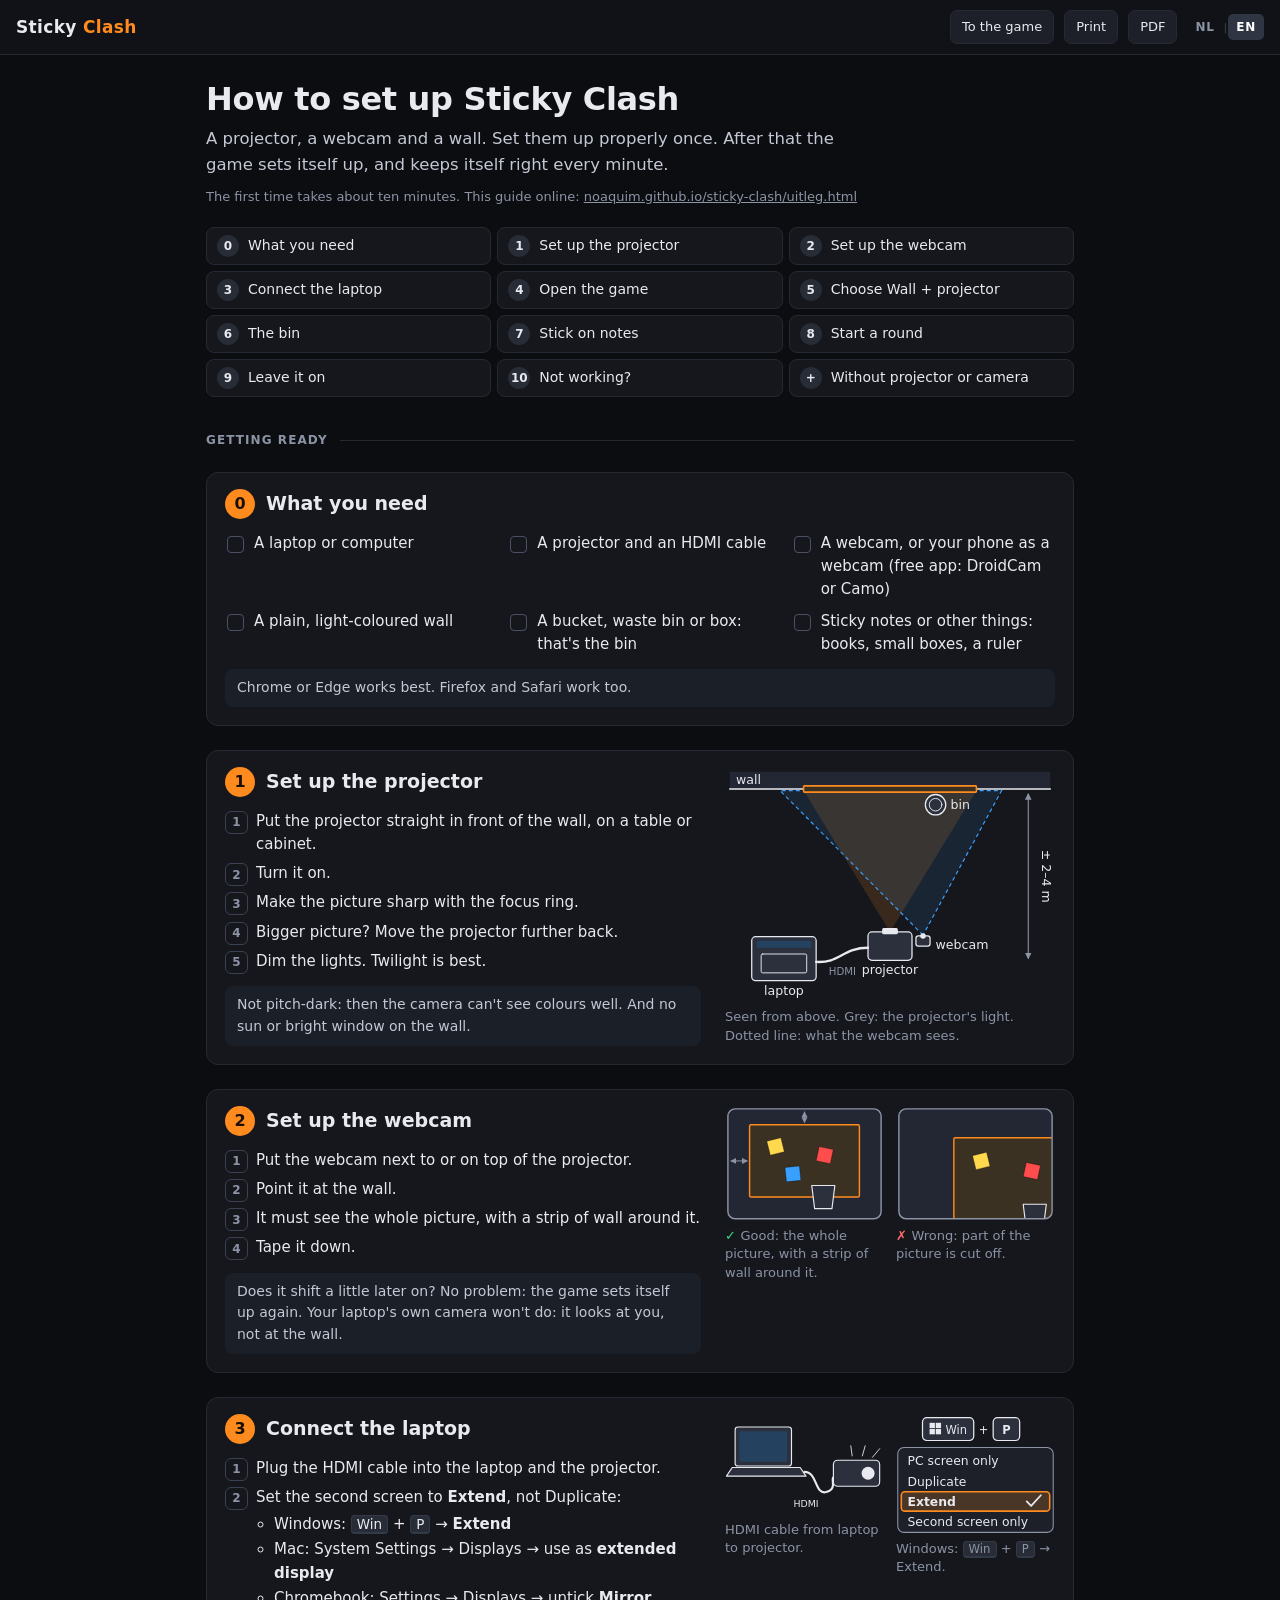
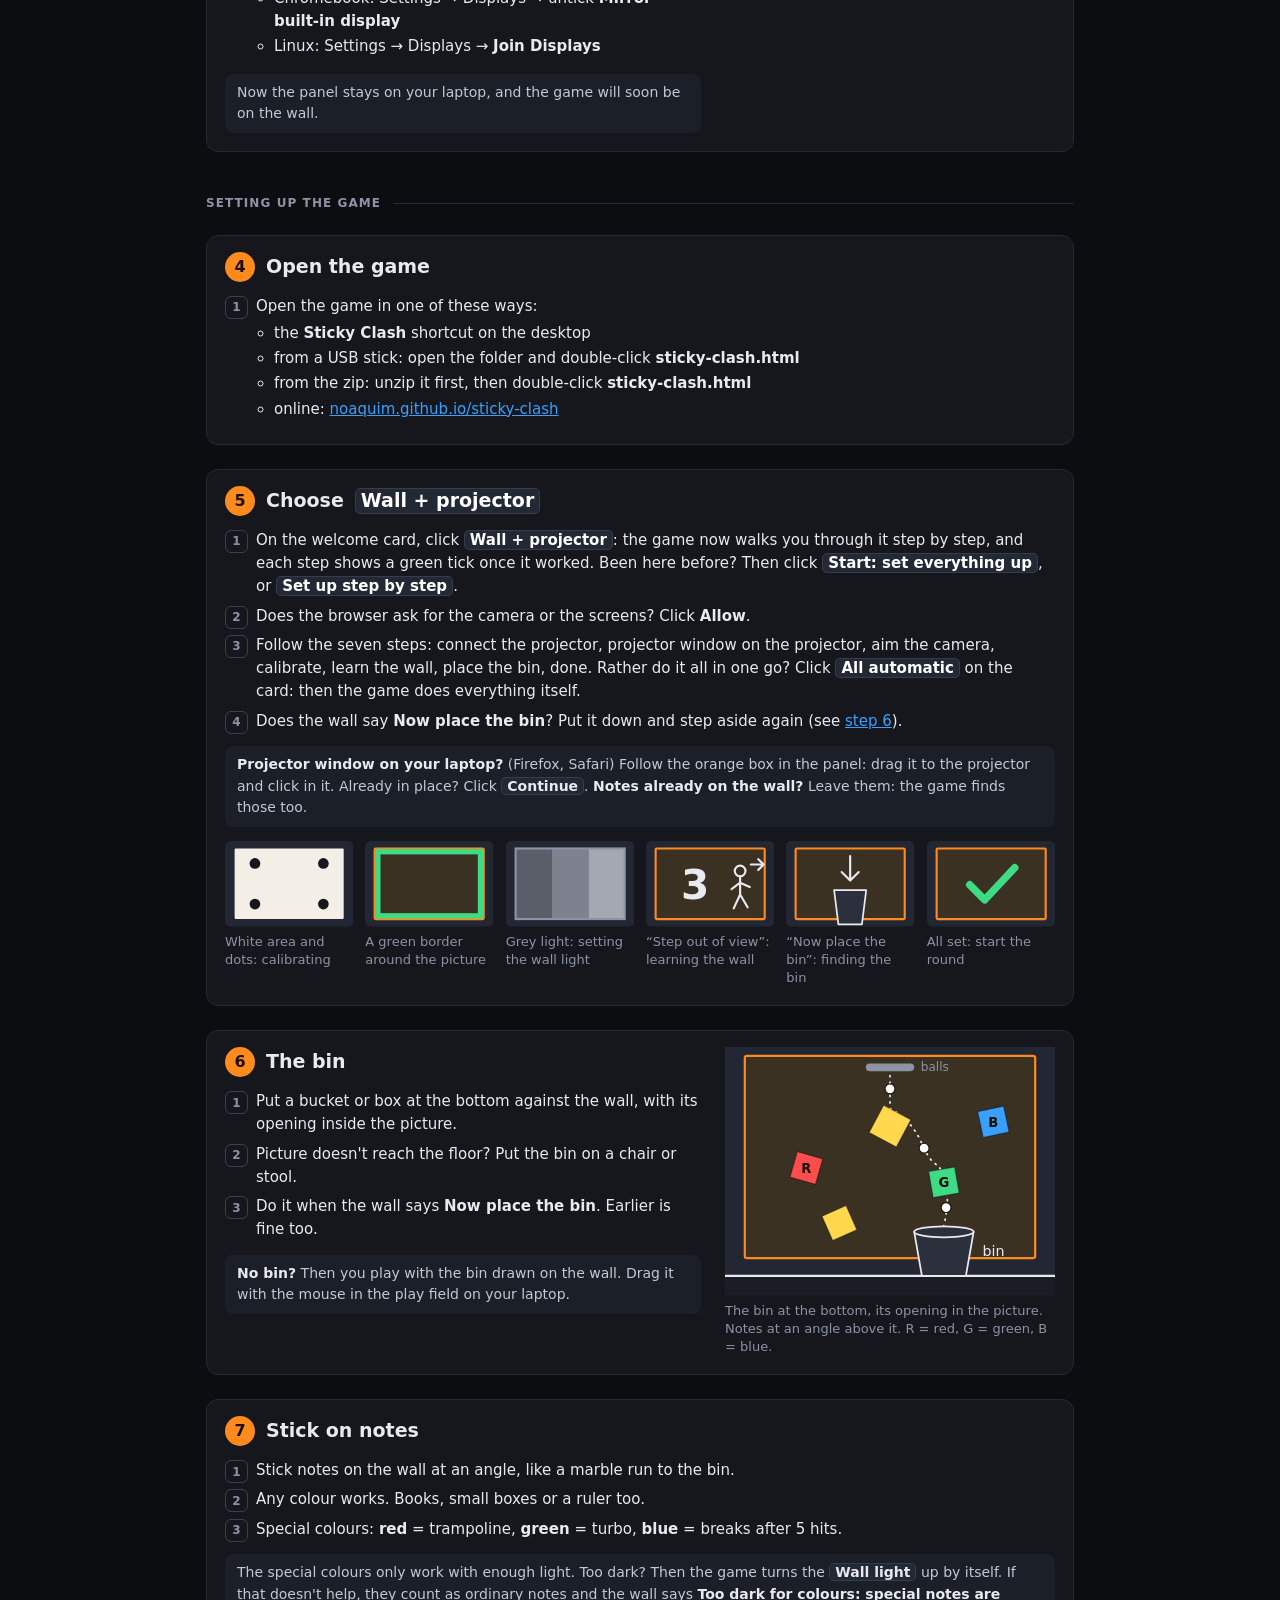
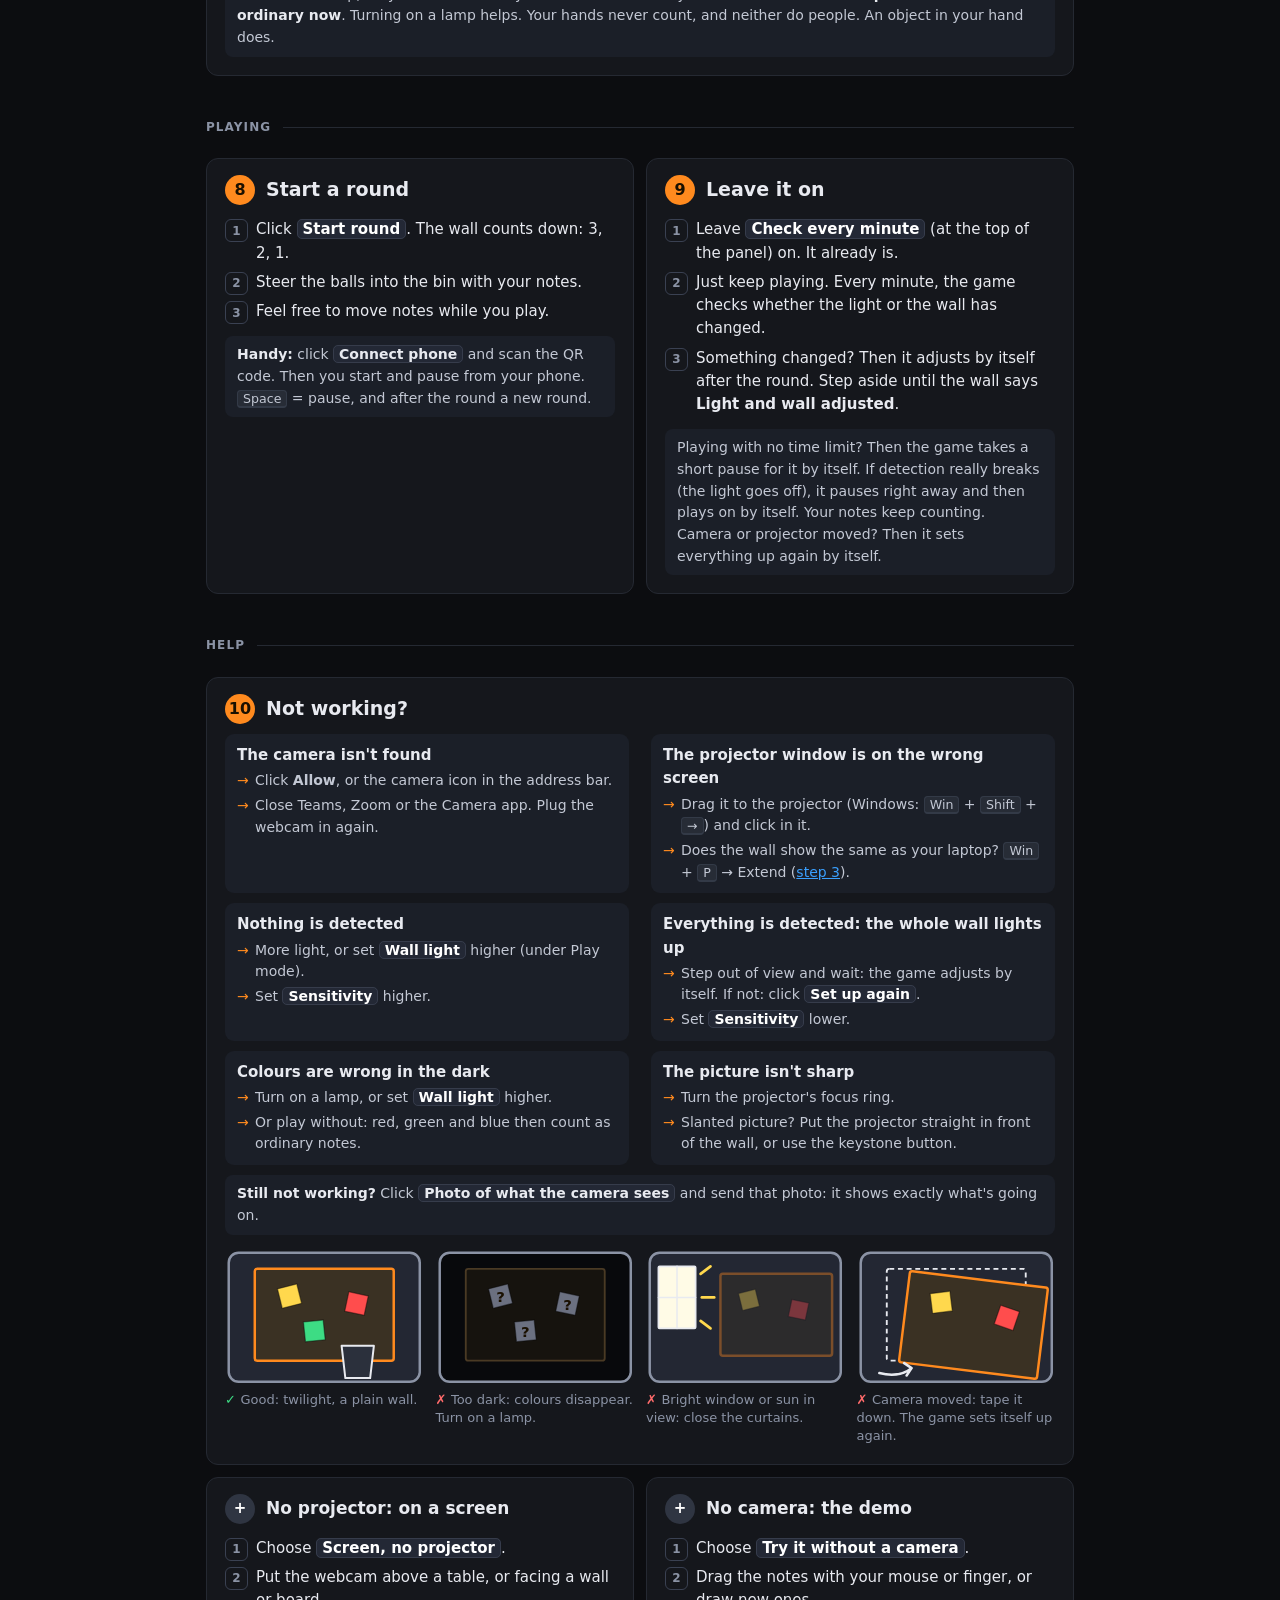
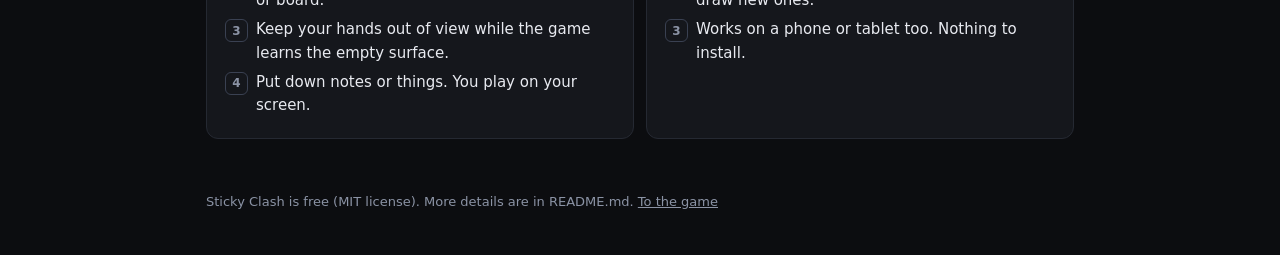
<file: uitleg.html>
<!doctype html>
<html lang="nl" class="toon-nl">
<head>
<meta charset="utf-8">
<meta name="viewport" content="width=device-width,initial-scale=1">
<title>Zo zet je Sticky Clash op</title>
<meta name="description" content="Stap voor stap: beamer, webcam en laptop klaarzetten voor Sticky Clash. Step by step: setting up the projector, webcam and laptop for Sticky Clash.">
<meta name="theme-color" content="#101217">
<link rel="icon" href="sticky-clash.ico">
<!--
  Hoe je Sticky Clash opzet: voor op het scherm, en om af te drukken op A4. Alles staat in
  dit ene bestand, zonder losse css of js: dan werkt het ook als je het dubbelklikt.

  Tekst aanpassen: elke tekst staat er twee keer, eerst Nederlands (lang="nl") en meteen
  daarna Engels (lang="en"). Verander ze allebei. Namen van knoppen en vinkjes in het spel
  staan tussen <b class="ui">…</b>, en wat het spel op de muur zet tussen <b class="op-muur">…</b>.
  test/uitleg.mjs controleert dat beide talen evenveel stappen en regels hebben, en dat
  die namen precies zo in het spel staan (in js/taal-en.js).

  De pdf's in docs/ (om te printen) maak je daarna opnieuw:   node maak-uitleg-pdf.mjs
-->
<script>
/* Welke taal: ?taal=nl of ?taal=en in het adres (zo opent het spel deze pagina), anders wat
   je in het spel koos (NL | EN, bewaard in deze browser), anders de taal van de browser.
   Al in de kop, zodat je nooit eerst de andere taal ziet. Bewust ouderwets JavaScript,
   net als het noodscript in index.html. */
(function () {
  var d = document.documentElement, taal = '';
  var m = /[?&]taal=(nl|en)(?:&|$)/.exec(location.search);
  if (m) taal = m[1];
  else {
    try { taal = localStorage.getItem('stickyclash.taal') || ''; } catch (e) { taal = ''; }
  }
  if (taal !== 'nl' && taal !== 'en') {
    taal = /^nl/i.test((navigator.languages && navigator.languages[0]) || navigator.language || '') ? 'nl' : 'en';
  }
  d.lang = taal;
  d.className = 'toon-' + taal;
})();
</script>
<style>
:root{
  color-scheme:dark;
  /* dezelfde kleuren als het spel (css/style.css) */
  --bg:#0c0d10; --panel:#15171c; --line:#252932; --ink:#e8eaf0; --dim:#8b93a5;
  --acc:#ff8a1e; --acc2:#3aa0ff; --ok:#3ddc84; --fout:#ff6b6b;
  --vak:#1b1f28; --knop:#1d2029;
  /* de tekeningen */
  --t-ink:#e8eaf0; --t-dim:#8b93a5; --t-muur:#232733; --t-vloer:#1a1d25;
  --t-beeld:#3a3123; --t-beeldrand:#ff8a1e; --t-kegel:rgba(255,138,30,.15);
  --t-zicht:rgba(58,160,255,.10); --t-zichtrand:#3aa0ff; --t-vak:#2b303c; --t-scherm:#24425f;
  --t-wit:#f3efe6; --t-nacht:#08090c; --t-menu:#1d2029; --t-keus:rgba(255,138,30,.2);
}
*{box-sizing:border-box}
html{-webkit-text-size-adjust:100%}
body{margin:0; background:var(--bg); color:var(--ink); font:15px/1.55 ui-sans-serif,system-ui,"Segoe UI",Roboto,sans-serif}
/* maar één taal tegelijk (de kop zet toon-nl of toon-en op <html>) */
.toon-nl [lang="en"], .toon-en [lang="nl"]{display:none !important}
a{color:var(--acc2)}

/* ---- de balk bovenin, zoals in het spel */
.balk{position:sticky; top:0; z-index:5; display:flex; flex-wrap:wrap; align-items:center; gap:8px 10px; padding:10px 16px; background:#101217; border-bottom:1px solid var(--line)}
.logo{margin-right:auto; font-size:17px; font-weight:700; letter-spacing:.02em; color:var(--ink); text-decoration:none; white-space:nowrap}
.logo em{font-style:normal; color:var(--acc)}
.balk .knop{display:inline-block; padding:6px 11px; border-radius:7px; border:1px solid var(--line); background:var(--knop); color:var(--ink); font:inherit; font-size:13px; text-decoration:none; cursor:pointer; white-space:nowrap}
.balk .knop:hover{background:#262a35}
.taal{display:flex; align-items:center; gap:1px; font-size:11px; color:#3a404d}
.taal button{padding:4px 8px; border:0; border-radius:5px; background:none; color:var(--dim); font:inherit; font-size:12px; font-weight:600; letter-spacing:.06em; cursor:pointer}
.taal button:hover{background:#1d2029; color:var(--ink)}
.taal button.on{background:#2f3542; color:#fff}

main{max-width:900px; margin:0 auto; padding:22px 16px 40px}
h1{margin:4px 0 8px; font-size:32px; line-height:1.15; letter-spacing:-.01em}
.intro{margin:0; max-width:62ch; font-size:16.5px; color:#c3c8d4}
.online{margin:10px 0 0; font-size:13px; color:var(--dim)}
.online a{color:var(--dim)}

/* inhoud */
.inhoud{display:grid; grid-template-columns:repeat(auto-fill,minmax(230px,1fr)); gap:6px; margin:20px 0 4px; padding:0; list-style:none}
@media (max-width:520px){ .inhoud{grid-template-columns:repeat(2,minmax(0,1fr))} .inhoud a{padding:6px 8px; font-size:13px} }
.inhoud a{display:flex; align-items:center; gap:9px; height:100%; padding:7px 10px; border-radius:8px; border:1px solid var(--line); background:var(--panel); color:var(--ink); text-decoration:none; font-size:14px}
.inhoud a:hover{border-color:var(--acc)}
.inhoud b{flex:none; display:grid; place-items:center; width:22px; height:22px; border-radius:50%; background:#272c36; font-size:12px}

/* delen en stappen */
.deelkop{display:flex; align-items:center; gap:12px; margin:30px 0 10px; font-size:12px; font-weight:600; text-transform:uppercase; letter-spacing:.09em; color:var(--dim)}
.deelkop::after{content:""; flex:1; height:1px; background:var(--line)}
.stap{display:grid; grid-template-columns:minmax(0,1fr); gap:14px 24px; margin:12px 0; padding:16px 18px 18px; border:1px solid var(--line); border-radius:12px; background:var(--panel); scroll-margin-top:64px}
.stap h3{display:flex; align-items:center; gap:11px; margin:0 0 10px; font-size:19px; line-height:1.25}
.nr{flex:none; display:grid; place-items:center; width:30px; height:30px; border-radius:50%; background:var(--acc); color:#1a1000; font-size:16px; font-weight:800}
.vakje .nr{background:#2f3542; color:#fff; font-size:15px}
ol.doen{margin:0; padding:0; list-style:none; counter-reset:doen}
ol.doen > li{position:relative; margin:0; padding:3px 0 3px 31px; counter-increment:doen}
ol.doen > li::before{content:counter(doen); position:absolute; left:0; top:4px; display:grid; place-items:center; width:21px; height:21px; border-radius:6px; border:1.5px solid #3a4152; color:var(--dim); font-size:12px; font-weight:700; line-height:1}
ul.nodig{display:grid; grid-template-columns:repeat(auto-fill,minmax(250px,1fr)); gap:2px 20px; margin:0; padding:0; list-style:none}
ul.nodig li{position:relative; padding:3px 0 3px 29px}
ul.nodig li::before{content:""; position:absolute; left:2px; top:7px; width:15px; height:15px; border-radius:4px; border:1.5px solid #4a5163}
ul.keus{margin:4px 0 2px; padding-left:18px}
ul.keus li{margin:2px 0}
.tip{margin:10px 0 0; padding:8px 12px; border-radius:8px; background:var(--vak); color:#c3c8d4; font-size:14px}
.tip b{color:var(--ink)}
/* naam van een knop of vinkje in het spel */
.ui{padding:0 5px; border-radius:5px; border:1px solid #363c4b; background:#232835; color:#fff; font-weight:600; -webkit-box-decoration-break:clone; box-decoration-break:clone}
kbd{padding:0 5px; border:1px solid #333a47; border-bottom-width:2px; border-radius:4px; background:#272c36; font:inherit; font-size:.9em}

/* tekeningen */
figure{margin:0}
.tek{display:block; width:100%; height:auto}
figcaption{margin-top:6px; font-size:13px; line-height:1.4; color:var(--dim)}
.panelen{display:grid; grid-template-columns:repeat(2,minmax(0,1fr)); gap:12px}
.panelen.zes{grid-template-columns:repeat(3,minmax(0,1fr))}
.goed::before{content:"✓ "; color:var(--ok); font-weight:800}
.fout::before{content:"✗ "; color:var(--fout); font-weight:800}
.tek text{fill:var(--t-ink); font-family:ui-sans-serif,system-ui,"Segoe UI",Roboto,sans-serif; font-size:13px}
.tek .klein{font-size:11px; fill:var(--t-dim)}
.groot-tekst text{font-size:16px}
.groot-tekst .klein{font-size:13px}
.tek .midden{text-anchor:middle}
.tek .l{fill:none; stroke:var(--t-ink); stroke-width:2; stroke-linecap:round; stroke-linejoin:round}
.tek .dun{stroke-width:1.2}
.tek .muur{fill:var(--t-muur)}
.tek .vloer{fill:var(--t-vloer)}
.tek .kader{fill:none; stroke:var(--t-dim); stroke-width:2}
.tek .beeld{fill:var(--t-beeld); stroke:var(--t-beeldrand); stroke-width:2}
.tek .kegel{fill:var(--t-kegel)}
.tek .zicht{fill:var(--t-zicht); stroke:var(--t-zichtrand); stroke-width:1.5; stroke-dasharray:5 4}
.tek .vak{fill:var(--t-vak); stroke:var(--t-ink); stroke-width:1.6; stroke-linejoin:round}
.tek .lens{fill:var(--t-ink)}
.tek .scherm{fill:var(--t-scherm)}
.tek .kabel{fill:none; stroke:var(--t-ink); stroke-width:3; stroke-linecap:round}
.tek .maat{fill:none; stroke:var(--t-dim); stroke-width:1.4}
.tek .pijlkop{fill:var(--t-dim)}
.tek .briefje{stroke:rgba(0,0,0,.4); stroke-width:1}
.tek .geel{fill:#ffd84d} .tek .rood{fill:#ff4d4d} .tek .groen{fill:#3ddc84} .tek .blauw{fill:#3aa0ff}
.tek .grijs{fill:#6b7080}
.tek .letter{fill:#1a1000; font-size:12px; font-weight:800; text-anchor:middle}
.tek .baan{fill:none; stroke:var(--t-ink); stroke-width:1.6; stroke-dasharray:1 5; stroke-linecap:round}
.tek .bal{fill:#fff; stroke:#1a1000; stroke-width:1}
.tek .bron{fill:var(--t-dim)}
.tek .wit{fill:var(--t-wit)}
.tek .stip{fill:#15171c}
.tek .groenrand{fill:none; stroke:#3ddc84; stroke-width:5}
.tek .grijs1{fill:#5a5e68} .tek .grijs2{fill:#7d828e} .tek .grijs3{fill:#a3a8b3}
.tek .nacht{fill:var(--t-nacht)}
.tek .donkerbeeld{fill:#16130e; stroke:#4a3a24; stroke-width:1.5}
.tek .toets{fill:var(--t-vak); stroke:var(--t-ink); stroke-width:1.4}
.tek .menu{fill:var(--t-menu); stroke:var(--t-dim); stroke-width:1.2}
.tek .keus{fill:var(--t-keus); stroke:var(--acc); stroke-width:1.8}
.tek .vet{font-weight:800}
.tek .menutekst{font-size:14px}
.tek .groot{font-size:38px; font-weight:800}
.tek .vink{fill:none; stroke:var(--ok); stroke-width:7; stroke-linecap:round; stroke-linejoin:round}
.tek .oud{fill:none; stroke:var(--t-ink); stroke-width:1.5; stroke-dasharray:4 3}
.tek .raam{fill:#fffbe6; stroke:var(--t-ink); stroke-width:1.4}
.tek .straal{stroke:#ffd84d; stroke-width:2.2; stroke-linecap:round}
.tek .vaag{opacity:.4}

/* hulp bij problemen */
.hulp{display:grid; grid-template-columns:minmax(0,1fr); gap:10px 22px; margin:0}
.hulp > div{padding:10px 12px; border-radius:9px; background:var(--vak)}
.hulp dt{font-weight:700}
.hulp dd{position:relative; margin:3px 0 0; padding-left:18px; font-size:14px; color:#c3c8d4}
.hulp dd::before{content:"→"; position:absolute; left:0; color:var(--acc)}
.vakjes{display:grid; grid-template-columns:minmax(0,1fr); gap:12px}
.vakje{margin:0}
.vakje h3{font-size:17px}

.voet{max-width:900px; margin:0 auto; padding:0 16px 30px; font-size:13px; color:var(--dim)}
.voet a{color:var(--dim)}

@media (min-width:720px){
  /* twee korte stappen (class="half") naast elkaar */
  .deel{display:grid; grid-template-columns:repeat(2,minmax(0,1fr)); column-gap:12px}
  .deel > *{grid-column:1 / -1}
  .deel > .half{grid-column:auto}
  .stap.met-tek{grid-template-columns:minmax(0,1fr) 330px}
  .panelen.zes{grid-template-columns:repeat(6,minmax(0,1fr))}
  .panelen.vier{grid-template-columns:repeat(4,minmax(0,1fr))}
  .hulp{grid-template-columns:repeat(2,minmax(0,1fr))}
  .vakjes{grid-template-columns:repeat(2,minmax(0,1fr))}
}
@media (max-width:520px){
  .balk{position:static; padding:10px 12px}
  h1{font-size:26px}
  .stap{padding:14px 14px 16px}
}

/* ---- afdrukken: A4, wit papier, zwarte letters, ook goed in zwart-wit */
@page{size:A4; margin:11mm 12mm 12mm}
@media print{
  :root{
    color-scheme:light;
    --bg:#fff; --panel:#fff; --line:#999; --ink:#000; --dim:#333; --acc:#000; --acc2:#000; --vak:#fff;
    --t-ink:#000; --t-dim:#555; --t-muur:#e9e9e9; --t-vloer:#cfcfcf; --t-beeld:#fff; --t-beeldrand:#000;
    --t-kegel:#e2e2e2; --t-zicht:none; --t-zichtrand:#000; --t-vak:#fff; --t-scherm:#d8d8d8;
    --t-wit:#fff; --t-nacht:#5c5c5c; --t-menu:#fff; --t-keus:#e6e6e6;
  }
  body{background:#fff; color:#000; font-size:9.2pt; line-height:1.34}
  a{color:#000; text-decoration:none}
  .balk, .inhoud{display:none !important}
  main{max-width:none; padding:0}
  h1{margin:0 0 1.5mm; font-size:19pt}
  .intro{max-width:none; font-size:10.5pt; color:#000}
  .online{margin-top:1.5mm; font-size:8.5pt; color:#333}
  .deel{display:grid; grid-template-columns:repeat(2,minmax(0,1fr)); column-gap:6mm}
  .deel > *{grid-column:1 / -1}
  .deel > .half{grid-column:auto}
  /* elk deel met class="blad" begint op een nieuwe bladzijde: zo worden het er drie */
  .deel.blad{break-before:page}
  .deelkop{margin:4mm 0 1mm; font-size:8.5pt; color:#000; letter-spacing:.12em}
  .deelkop::after{background:#000}
  .deel.blad > .deelkop{margin-top:0}
  .stap{gap:1.5mm 6mm; margin:0; padding:2.3mm 0 2.1mm; border:0; border-top:.6pt solid #aaa; border-radius:0; background:none; break-inside:avoid}
  .deelkop + .stap, .deelkop + .half + .half{border-top:0}
  .stap.met-tek{grid-template-columns:minmax(0,1fr) 76mm}
  .stap h3{margin:0 0 1.2mm; gap:2.4mm; font-size:12pt}
  .nr, .vakje .nr{width:6.4mm; height:6.4mm; border:1.3pt solid #000; background:none; color:#000; font-size:10.5pt}
  ol.doen > li{padding:.5mm 0 .5mm 6.2mm}
  ol.doen > li::before{top:.9mm; width:4.2mm; height:4.2mm; border:.8pt solid #000; border-radius:1mm; color:#000; font-size:7pt}
  ul.nodig{grid-template-columns:repeat(2,minmax(0,1fr)); gap:0 6mm}
  ul.nodig li{padding:.4mm 0 .4mm 6mm}
  ul.nodig li::before{top:1.2mm; width:3.4mm; height:3.4mm; border:.8pt solid #000; border-radius:.8mm}
  ul.keus{margin:.6mm 0 .4mm; padding-left:4.5mm}
  ul.keus li{margin:.2mm 0}
  .tip{margin:1.6mm 0 0; padding:.6mm 0 .6mm 2.6mm; border-left:1.6pt solid #000; border-radius:0; background:none; color:#000; font-size:8.8pt}
  .ui{padding:0 .8mm; border:.6pt solid #000; border-radius:.8mm; background:none; color:#000}
  kbd{border:.6pt solid #000; border-bottom-width:1.2pt; background:none}
  figcaption{margin-top:1mm; font-size:7.8pt; line-height:1.3; color:#000}
  .panelen{gap:3mm}
  .panelen.zes{grid-template-columns:repeat(6,minmax(0,1fr))}
  .panelen.vier{grid-template-columns:repeat(4,minmax(0,1fr))}
  .goed::before, .fout::before{color:#000}
  .tek .groenrand{stroke:#000; stroke-width:5}
  .tek .vink{stroke:#000}
  .tek .keus{stroke:#000}
  .tek .straal{stroke:#000; stroke-width:1.4}
  .tek .donkerbeeld{fill:#333; stroke:#000}
  .tek .zicht{stroke-width:1.3}
  .hulp{grid-template-columns:repeat(2,minmax(0,1fr)); gap:2mm 6mm}
  .hulp > div{padding:0; background:none; break-inside:avoid}
  .hulp dt{font-size:9.6pt}
  .hulp dd{margin-top:.4mm; padding-left:4mm; font-size:9pt; color:#000}
  .hulp dd::before{color:#000}
  .vakjes{grid-template-columns:repeat(2,minmax(0,1fr)); gap:6mm; margin-top:1mm}
  .vakje{padding:2.6mm 3.2mm 3mm; border:.8pt solid #000; border-radius:2mm}
  .vakje h3{font-size:11pt}
  .voet{display:none}
}
</style>
</head>
<body>

<header class="balk">
  <a class="logo" href="index.html" translate="no">Sticky <em>Clash</em></a>
  <a class="knop" href="index.html"><span lang="nl">Naar het spel</span><span lang="en">To the game</span></a>
  <button class="knop" id="afdrukken" type="button"><span lang="nl">Afdrukken</span><span lang="en">Print</span></button>
  <a class="knop" lang="nl" href="docs/opzetten-nl.pdf">PDF</a><a class="knop" lang="en" href="docs/setup-en.pdf">PDF</a>
  <div id="taalKeuze" class="taal" role="group" aria-label="Taal / Language">
    <button type="button" data-taal="nl" translate="no" title="Nederlands">NL</button><span aria-hidden="true">|</span><button type="button" data-taal="en" translate="no" title="English">EN</button>
  </div>
</header>

<main>
  <h1 lang="nl">Zo zet je Sticky Clash op</h1>
  <h1 lang="en">How to set up Sticky Clash</h1>
  <p class="intro" lang="nl">Een beamer, een webcam en een muur. Zet ze één keer goed neer. Daarna stelt het spel zichzelf in, en houdt het zichzelf elke minuut bij.</p>
  <p class="intro" lang="en">A projector, a webcam and a wall. Set them up properly once. After that the game sets itself up, and keeps itself right every minute.</p>
  <p class="online" lang="nl">De eerste keer duurt het zo'n tien minuten. Deze uitleg online: <a href="https://noaquim.github.io/sticky-clash/uitleg.html">noaquim.github.io/sticky-clash/uitleg.html</a></p>
  <p class="online" lang="en">The first time takes about ten minutes. This guide online: <a href="https://noaquim.github.io/sticky-clash/uitleg.html">noaquim.github.io/sticky-clash/uitleg.html</a></p>

  <nav aria-label="Inhoud / Contents">
    <ol class="inhoud">
      <li><a href="#stap-0"><b>0</b><span lang="nl">Wat je nodig hebt</span><span lang="en">What you need</span></a></li>
      <li><a href="#stap-1"><b>1</b><span lang="nl">Beamer neerzetten</span><span lang="en">Set up the projector</span></a></li>
      <li><a href="#stap-2"><b>2</b><span lang="nl">Webcam neerzetten</span><span lang="en">Set up the webcam</span></a></li>
      <li><a href="#stap-3"><b>3</b><span lang="nl">Laptop aansluiten</span><span lang="en">Connect the laptop</span></a></li>
      <li><a href="#stap-4"><b>4</b><span lang="nl">Spel openen</span><span lang="en">Open the game</span></a></li>
      <li><a href="#stap-5"><b>5</b><span lang="nl">Kies Muur + beamer</span><span lang="en">Choose Wall + projector</span></a></li>
      <li><a href="#stap-6"><b>6</b><span lang="nl">De bak</span><span lang="en">The bin</span></a></li>
      <li><a href="#stap-7"><b>7</b><span lang="nl">Briefjes plakken</span><span lang="en">Stick on notes</span></a></li>
      <li><a href="#stap-8"><b>8</b><span lang="nl">Start ronde</span><span lang="en">Start a round</span></a></li>
      <li><a href="#stap-9"><b>9</b><span lang="nl">Laat het aan staan</span><span lang="en">Leave it on</span></a></li>
      <li><a href="#stap-10"><b>10</b><span lang="nl">Lukt het niet?</span><span lang="en">Not working?</span></a></li>
      <li><a href="#scherm"><b>+</b><span lang="nl">Zonder beamer of camera</span><span lang="en">Without projector or camera</span></a></li>
    </ol>
  </nav>

  <!-- ================================================================ deel 1 -->
  <div class="deel" id="klaarzetten">
    <h2 class="deelkop"><span lang="nl">Klaarzetten</span><span lang="en">Getting ready</span></h2>

    <section class="stap" id="stap-0">
      <div>
        <div lang="nl">
          <h3><b class="nr">0</b>Wat je nodig hebt</h3>
          <ul class="nodig">
            <li>Een laptop of computer</li>
            <li>Een beamer en een HDMI-kabel</li>
            <li>Een webcam, of je telefoon als webcam (gratis app: DroidCam of Camo)</li>
            <li>Een effen, lichte muur</li>
            <li>Een emmer, prullenbak of doos: dat is de bak</li>
            <li>Briefjes (post-its) of andere spullen: boeken, doosjes, een liniaal</li>
          </ul>
          <p class="tip">Chrome of Edge werkt het best. Firefox en Safari kunnen het ook.</p>
        </div>
        <div lang="en">
          <h3><b class="nr">0</b>What you need</h3>
          <ul class="nodig">
            <li>A laptop or computer</li>
            <li>A projector and an HDMI cable</li>
            <li>A webcam, or your phone as a webcam (free app: DroidCam or Camo)</li>
            <li>A plain, light-coloured wall</li>
            <li>A bucket, waste bin or box: that's the bin</li>
            <li>Sticky notes or other things: books, small boxes, a ruler</li>
          </ul>
          <p class="tip">Chrome or Edge works best. Firefox and Safari work too.</p>
        </div>
      </div>
    </section>

    <section class="stap met-tek" id="stap-1">
      <div>
        <div lang="nl">
          <h3><b class="nr">1</b>Beamer neerzetten</h3>
          <ol class="doen">
            <li>Zet de beamer recht voor de muur, op een tafel of kast.</li>
            <li>Zet hem aan.</li>
            <li>Maak het beeld scherp met de focusring.</li>
            <li>Groter beeld? Zet de beamer verder weg.</li>
            <li>Doe het licht wat zachter. Schemer is het best.</li>
          </ol>
          <p class="tip">Niet helemaal donker: dan ziet de camera de kleuren slecht. En geen zon of fel raam op de muur.</p>
        </div>
        <div lang="en">
          <h3><b class="nr">1</b>Set up the projector</h3>
          <ol class="doen">
            <li>Put the projector straight in front of the wall, on a table or cabinet.</li>
            <li>Turn it on.</li>
            <li>Make the picture sharp with the focus ring.</li>
            <li>Bigger picture? Move the projector further back.</li>
            <li>Dim the lights. Twilight is best.</li>
          </ol>
          <p class="tip">Not pitch-dark: then the camera can't see colours well. And no sun or bright window on the wall.</p>
        </div>
      </div>
      <figure>
        <svg class="tek groot-tekst" viewBox="0 0 420 300" aria-hidden="true">
          <defs>
            <marker id="pijl" viewBox="0 0 10 10" refX="9" refY="5" markerWidth="6" markerHeight="6" orient="auto-start-reverse"><path class="pijlkop" d="M0 0 L10 5 L0 10 z"/></marker>
          </defs>
          <!-- de muur, van bovenaf -->
          <rect class="muur" x="6" y="6" width="408" height="22"/>
          <line class="l" x1="6" y1="28" x2="414" y2="28"/>
          <text lang="nl" x="14" y="22">muur</text><text lang="en" x="14" y="22">wall</text>
          <!-- licht van de beamer, en wat de webcam ziet (breder dan het beeld) -->
          <polygon class="kegel" points="210,210 100,30 320,30"/>
          <polygon class="zicht" points="252,214 70,30 352,30"/>
          <rect class="beeld" x="100" y="24" width="220" height="8" rx="1"/>
          <!-- de bak tegen de muur, in het beeld -->
          <circle class="vak" cx="268" cy="48" r="13"/><circle class="l dun" cx="268" cy="48" r="8"/>
          <text lang="nl" x="287" y="53">bak</text><text lang="en" x="287" y="53">bin</text>
          <!-- beamer, met de webcam ernaast -->
          <rect class="vak" x="182" y="210" width="56" height="36" rx="5"/>
          <rect class="lens" x="200" y="205" width="20" height="8" rx="2"/>
          <rect class="vak" x="243" y="215" width="18" height="13" rx="3"/>
          <circle class="lens" cx="252" cy="215" r="3.5"/>
          <text lang="nl" class="midden" x="210" y="264">beamer</text><text lang="en" class="midden" x="210" y="264">projector</text>
          <text x="268" y="232">webcam</text>
          <!-- laptop met kabel -->
          <rect class="vak" x="34" y="216" width="82" height="56" rx="5"/>
          <rect class="scherm" x="40" y="221" width="70" height="9" rx="2"/>
          <rect class="l dun" x="46" y="238" width="58" height="24" rx="2"/>
          <text class="midden" x="75" y="290">laptop</text>
          <path class="kabel" d="M116 248 C 146 250, 150 230, 182 230"/>
          <text class="klein" x="132" y="265">HDMI</text>
          <!-- afstand -->
          <line class="maat" x1="386" y1="34" x2="386" y2="244" marker-start="url(#pijl)" marker-end="url(#pijl)"/>
          <text class="midden" transform="translate(404 139) rotate(90)">± 2–4 m</text>
        </svg>
        <figcaption><span lang="nl">Van bovenaf gezien. Grijs: het licht van de beamer. Stippellijn: wat de webcam ziet.</span><span lang="en">Seen from above. Grey: the projector's light. Dotted line: what the webcam sees.</span></figcaption>
      </figure>
    </section>

    <section class="stap met-tek" id="stap-2">
      <div>
        <div lang="nl">
          <h3><b class="nr">2</b>Webcam neerzetten</h3>
          <ol class="doen">
            <li>Zet de webcam naast of op de beamer.</li>
            <li>Richt hem op de muur.</li>
            <li>Hij moet het hele beeld zien, met een randje muur eromheen.</li>
            <li>Plak hem vast met plakband.</li>
          </ol>
          <p class="tip">Schuift hij later toch een stukje? Geen probleem: het spel stelt zich vanzelf opnieuw in. De camera in je laptop werkt niet: die kijkt naar jou, niet naar de muur.</p>
        </div>
        <div lang="en">
          <h3><b class="nr">2</b>Set up the webcam</h3>
          <ol class="doen">
            <li>Put the webcam next to or on top of the projector.</li>
            <li>Point it at the wall.</li>
            <li>It must see the whole picture, with a strip of wall around it.</li>
            <li>Tape it down.</li>
          </ol>
          <p class="tip">Does it shift a little later on? No problem: the game sets itself up again. Your laptop's own camera won't do: it looks at you, not at the wall.</p>
        </div>
      </div>
      <div class="panelen">
        <figure>
          <svg class="tek" viewBox="0 0 220 160" aria-hidden="true">
            <rect class="muur" x="4" y="4" width="212" height="152" rx="10"/>
            <rect class="beeld" x="34" y="26" width="152" height="100" rx="2"/>
            <rect class="briefje geel" x="60" y="46" width="20" height="20" transform="rotate(-14 70 56)"/>
            <rect class="briefje rood" x="128" y="58" width="20" height="20" transform="rotate(12 138 68)"/>
            <rect class="briefje blauw" x="84" y="84" width="20" height="20" transform="rotate(-6 94 94)"/>
            <path class="vak" d="M120 110 H152 L148 142 H124 Z"/>
            <line class="maat" x1="8" y1="76" x2="31" y2="76" marker-start="url(#pijl)" marker-end="url(#pijl)"/>
            <line class="maat" x1="110" y1="8" x2="110" y2="23" marker-start="url(#pijl)" marker-end="url(#pijl)"/>
            <rect class="kader" x="4" y="4" width="212" height="152" rx="10"/>
          </svg>
          <figcaption class="goed"><span lang="nl">Goed: het hele beeld, met een rand muur eromheen.</span><span lang="en">Good: the whole picture, with a strip of wall around it.</span></figcaption>
        </figure>
        <figure>
          <svg class="tek" viewBox="0 0 220 160" aria-hidden="true">
            <defs><clipPath id="knip-cam"><rect x="4" y="4" width="212" height="152" rx="10"/></clipPath></defs>
            <rect class="muur" x="4" y="4" width="212" height="152" rx="10"/>
            <g clip-path="url(#knip-cam)">
              <rect class="beeld" x="80" y="44" width="170" height="112" rx="2"/>
              <rect class="briefje geel" x="108" y="66" width="20" height="20" transform="rotate(-14 118 76)"/>
              <rect class="briefje rood" x="178" y="80" width="20" height="20" transform="rotate(12 188 90)"/>
              <path class="vak" d="M176 136 H208 L204 168 H180 Z"/>
            </g>
            <rect class="kader" x="4" y="4" width="212" height="152" rx="10"/>
          </svg>
          <figcaption class="fout"><span lang="nl">Fout: een stuk van het beeld valt erbuiten.</span><span lang="en">Wrong: part of the picture is cut off.</span></figcaption>
        </figure>
      </div>
    </section>

    <section class="stap met-tek" id="stap-3">
      <div>
        <div lang="nl">
          <h3><b class="nr">3</b>Laptop aansluiten</h3>
          <ol class="doen">
            <li>Steek de HDMI-kabel in de laptop en in de beamer.</li>
            <li>Zet het tweede scherm op <b>Uitbreiden</b>, niet op Dupliceren:
              <ul class="keus">
                <li>Windows: <kbd>Win</kbd> + <kbd>P</kbd> → <b>Uitbreiden</b></li>
                <li>Mac: Systeeminstellingen → Beeldschermen → gebruik als <b>uitgebreid beeldscherm</b></li>
                <li>Chromebook: Instellingen → Beeldschermen → vink <b>Ingebouwd scherm spiegelen</b> uit</li>
                <li>Linux: Instellingen → Beeldschermen → <b>Samenvoegen</b></li>
              </ul>
            </li>
          </ol>
          <p class="tip">Nu blijft het paneel op je laptop, en komt het spel straks op de muur.</p>
        </div>
        <div lang="en">
          <h3><b class="nr">3</b>Connect the laptop</h3>
          <ol class="doen">
            <li>Plug the HDMI cable into the laptop and the projector.</li>
            <li>Set the second screen to <b>Extend</b>, not Duplicate:
              <ul class="keus">
                <li>Windows: <kbd>Win</kbd> + <kbd>P</kbd> → <b>Extend</b></li>
                <li>Mac: System Settings → Displays → use as <b>extended display</b></li>
                <li>Chromebook: Settings → Displays → untick <b>Mirror built-in display</b></li>
                <li>Linux: Settings → Displays → <b>Join Displays</b></li>
              </ul>
            </li>
          </ol>
          <p class="tip">Now the panel stays on your laptop, and the game will soon be on the wall.</p>
        </div>
      </div>
      <div class="panelen">
        <figure>
          <svg class="tek" viewBox="0 0 220 140" aria-hidden="true">
            <!-- laptop -->
            <rect class="vak" x="14" y="18" width="78" height="54" rx="4"/>
            <rect class="scherm" x="20" y="24" width="66" height="42" rx="2"/>
            <path class="vak" d="M6 74 H100 L108 86 H-2 Z" transform="translate(4 0)"/>
            <!-- kabel naar de beamer -->
            <path class="kabel" d="M110 80 C 128 80, 124 112, 140 108 S 146 90, 150 88"/>
            <text class="midden" x="112" y="128">HDMI</text>
            <!-- beamer -->
            <rect class="vak" x="150" y="64" width="64" height="36" rx="6"/>
            <circle class="lens" cx="198" cy="82" r="9"/>
            <line class="l dun" x1="204" y1="60" x2="214" y2="48"/>
            <line class="l dun" x1="190" y1="58" x2="194" y2="44"/>
            <line class="l dun" x1="176" y1="58" x2="174" y2="44"/>
          </svg>
          <figcaption><span lang="nl">HDMI-kabel van laptop naar beamer.</span><span lang="en">HDMI cable from laptop to projector.</span></figcaption>
        </figure>
        <figure>
          <svg class="tek" viewBox="0 0 180 136" aria-hidden="true">
            <!-- de toetsen -->
            <rect class="toets" x="30" y="4" width="58" height="26" rx="5"/>
            <rect class="lens" x="38" y="10" width="6" height="6"/><rect class="lens" x="45" y="10" width="6" height="6"/>
            <rect class="lens" x="38" y="17" width="6" height="6"/><rect class="lens" x="45" y="17" width="6" height="6"/>
            <text x="56" y="23">Win</text>
            <text class="midden" x="99" y="23">+</text>
            <rect class="toets" x="110" y="4" width="30" height="26" rx="5"/>
            <text class="midden vet" x="125" y="23">P</text>
            <!-- het menu van Windows -->
            <rect class="menu" x="2" y="38" width="176" height="96" rx="7"/>
            <rect class="keus" x="6" y="88" width="168" height="22" rx="4"/>
            <text lang="nl" class="menutekst" x="13" y="58">Alleen pc-scherm</text><text lang="en" class="menutekst" x="13" y="58">PC screen only</text>
            <text lang="nl" class="menutekst" x="13" y="81">Dupliceren</text><text lang="en" class="menutekst" x="13" y="81">Duplicate</text>
            <text lang="nl" class="menutekst vet" x="13" y="104">Uitbreiden</text><text lang="en" class="menutekst vet" x="13" y="104">Extend</text>
            <text lang="nl" class="menutekst" x="13" y="127">Alleen tweede scherm</text><text lang="en" class="menutekst" x="13" y="127">Second screen only</text>
            <path class="l" d="M148 99 l5 5 l11 -12"/>
          </svg>
          <figcaption><span lang="nl">Windows: <kbd>Win</kbd> + <kbd>P</kbd> → Uitbreiden.</span><span lang="en">Windows: <kbd>Win</kbd> + <kbd>P</kbd> → Extend.</span></figcaption>
        </figure>
      </div>
    </section>
  </div>

  <!-- ================================================================ deel 2 -->
  <div class="deel blad" id="instellen">
    <h2 class="deelkop"><span lang="nl">Het spel instellen</span><span lang="en">Setting up the game</span></h2>

    <section class="stap" id="stap-4">
      <div>
        <div lang="nl">
          <h3><b class="nr">4</b>Spel openen</h3>
          <ol class="doen">
            <li>Open het spel op een van deze manieren:
              <ul class="keus">
                <li>de snelkoppeling <b>Sticky Clash</b> op het bureaublad</li>
                <li>van een USB-stick: open de map en dubbelklik <b>sticky-clash.html</b></li>
                <li>uit de zip: pak hem eerst uit, dubbelklik dan <b>sticky-clash.html</b></li>
                <li>online: <a href="https://noaquim.github.io/sticky-clash/">noaquim.github.io/sticky-clash</a></li>
              </ul>
            </li>
          </ol>
        </div>
        <div lang="en">
          <h3><b class="nr">4</b>Open the game</h3>
          <ol class="doen">
            <li>Open the game in one of these ways:
              <ul class="keus">
                <li>the <b>Sticky Clash</b> shortcut on the desktop</li>
                <li>from a USB stick: open the folder and double-click <b>sticky-clash.html</b></li>
                <li>from the zip: unzip it first, then double-click <b>sticky-clash.html</b></li>
                <li>online: <a href="https://noaquim.github.io/sticky-clash/">noaquim.github.io/sticky-clash</a></li>
              </ul>
            </li>
          </ol>
        </div>
      </div>
    </section>

    <section class="stap" id="stap-5">
      <div>
        <div lang="nl">
          <h3><b class="nr">5</b>Kies <span class="ui">Muur + beamer</span></h3>
          <ol class="doen">
            <li>Klik op het welkomstkaartje op <b class="ui">Muur + beamer</b>: het spel loopt nu stap voor stap met je mee, en bij elke stap zie je een groen vinkje als het gelukt is. Kwam je al eerder? Klik dan op <b class="ui">Start: alles klaarzetten</b>, of op <b class="ui">Stap voor stap klaarzetten</b>.</li>
            <li>Vraagt de browser om de camera of de schermen? Klik op <b>Toestaan</b>.</li>
            <li>Volg de zeven stappen: beamer aansluiten, beamervenster op de beamer, camera richten, kalibreren, muur leren, bak neerzetten, klaar. Liever alles in één keer? Klik in het kaartje op <b class="ui">Alles automatisch</b>: dan doet het spel alles zelf.</li>
            <li>Zegt de muur <b class="op-muur">Zet nu de bak neer</b>? Zet hem neer en stap weer opzij (zie <a href="#stap-6">stap 6</a>).</li>
          </ol>
          <p class="tip"><b>Beamervenster op je laptop?</b> (Firefox, Safari) Volg het oranje kader in het paneel: sleep het naar de beamer en klik erin. Staat het al goed? Klik op <b class="ui">Verder</b>. <b>Hangen er al briefjes?</b> Laat maar hangen: die vindt het spel ook.</p>
        </div>
        <div lang="en">
          <h3><b class="nr">5</b>Choose <span class="ui">Wall + projector</span></h3>
          <ol class="doen">
            <li>On the welcome card, click <b class="ui">Wall + projector</b>: the game now walks you through it step by step, and each step shows a green tick once it worked. Been here before? Then click <b class="ui">Start: set everything up</b>, or <b class="ui">Set up step by step</b>.</li>
            <li>Does the browser ask for the camera or the screens? Click <b>Allow</b>.</li>
            <li>Follow the seven steps: connect the projector, projector window on the projector, aim the camera, calibrate, learn the wall, place the bin, done. Rather do it all in one go? Click <b class="ui">All automatic</b> on the card: then the game does everything itself.</li>
            <li>Does the wall say <b class="op-muur">Now place the bin</b>? Put it down and step aside again (see <a href="#stap-6">step 6</a>).</li>
          </ol>
          <p class="tip"><b>Projector window on your laptop?</b> (Firefox, Safari) Follow the orange box in the panel: drag it to the projector and click in it. Already in place? Click <b class="ui">Continue</b>. <b>Notes already on the wall?</b> Leave them: the game finds those too.</p>
        </div>
      </div>
      <div class="panelen zes">
        <figure>
          <svg class="tek" viewBox="0 0 120 80" aria-hidden="true">
            <rect class="muur" width="120" height="80" rx="5"/>
            <rect class="wit" x="9" y="7" width="102" height="66" rx="1"/>
            <circle class="stip" cx="28" cy="21" r="5"/><circle class="stip" cx="92" cy="21" r="5"/>
            <circle class="stip" cx="28" cy="59" r="5"/><circle class="stip" cx="92" cy="59" r="5"/>
          </svg>
          <figcaption><span lang="nl">Wit vlak en stippen: kalibreren</span><span lang="en">White area and dots: calibrating</span></figcaption>
        </figure>
        <figure>
          <svg class="tek" viewBox="0 0 120 80" aria-hidden="true">
            <rect class="muur" width="120" height="80" rx="5"/>
            <rect class="beeld" x="9" y="7" width="102" height="66" rx="1"/>
            <rect class="groenrand" x="12" y="10" width="96" height="60"/>
          </svg>
          <figcaption><span lang="nl">Een groene rand om het beeld</span><span lang="en">A green border around the picture</span></figcaption>
        </figure>
        <figure>
          <svg class="tek" viewBox="0 0 120 80" aria-hidden="true">
            <rect class="muur" width="120" height="80" rx="5"/>
            <rect class="grijs1" x="9" y="7" width="34" height="66"/>
            <rect class="grijs2" x="43" y="7" width="34" height="66"/>
            <rect class="grijs3" x="77" y="7" width="34" height="66"/>
            <rect class="kader" x="9" y="7" width="102" height="66"/>
          </svg>
          <figcaption><span lang="nl">Grijs licht: het muurlicht afstellen</span><span lang="en">Grey light: setting the wall light</span></figcaption>
        </figure>
        <figure>
          <svg class="tek" viewBox="0 0 120 80" aria-hidden="true">
            <rect class="muur" width="120" height="80" rx="5"/>
            <rect class="beeld" x="9" y="7" width="102" height="66" rx="1"/>
            <text class="groot midden" x="46" y="54">3</text>
            <circle class="l" cx="88" cy="28" r="5"/>
            <path class="l" d="M88 33 V50 M88 50 L82 63 M88 50 L95 62 M88 39 L80 45 M88 39 L97 43"/>
            <path class="l" d="M98 22 H110 M105 17 L110 22 L105 27"/>
          </svg>
          <figcaption><span lang="nl">„Ga even uit beeld”: de muur leren</span><span lang="en">“Step out of view”: learning the wall</span></figcaption>
        </figure>
        <figure>
          <svg class="tek" viewBox="0 0 120 80" aria-hidden="true">
            <rect class="muur" width="120" height="80" rx="5"/>
            <rect class="beeld" x="9" y="7" width="102" height="66" rx="1"/>
            <path class="l" d="M60 14 V36 M52 29 L60 37 L68 29"/>
            <path class="vak" d="M45 46 H75 L71 78 H49 Z"/>
          </svg>
          <figcaption><span lang="nl">„Zet nu de bak neer”: de bak zoeken</span><span lang="en">“Now place the bin”: finding the bin</span></figcaption>
        </figure>
        <figure>
          <svg class="tek" viewBox="0 0 120 80" aria-hidden="true">
            <rect class="muur" width="120" height="80" rx="5"/>
            <rect class="beeld" x="9" y="7" width="102" height="66" rx="1"/>
            <path class="vink" d="M40 41 L54 55 L82 25"/>
          </svg>
          <figcaption><span lang="nl">Klaar: start de ronde</span><span lang="en">All set: start the round</span></figcaption>
        </figure>
      </div>
    </section>

    <section class="stap met-tek" id="stap-6">
      <div>
        <div lang="nl">
          <h3><b class="nr">6</b>De bak</h3>
          <ol class="doen">
            <li>Zet een emmer of doos onder tegen de muur, met de opening in het beeld.</li>
            <li>Komt het beeld niet tot de vloer? Zet de bak op een stoel of kruk.</li>
            <li>Doe dat als de muur <b class="op-muur">Zet nu de bak neer</b> zegt. Eerder mag ook.</li>
          </ol>
          <p class="tip"><b>Geen bak?</b> Dan speel je met de getekende bak op de muur. Verschuif hem met de muis in het speelveld op je laptop.</p>
        </div>
        <div lang="en">
          <h3><b class="nr">6</b>The bin</h3>
          <ol class="doen">
            <li>Put a bucket or box at the bottom against the wall, with its opening inside the picture.</li>
            <li>Picture doesn't reach the floor? Put the bin on a chair or stool.</li>
            <li>Do it when the wall says <b class="op-muur">Now place the bin</b>. Earlier is fine too.</li>
          </ol>
          <p class="tip"><b>No bin?</b> Then you play with the bin drawn on the wall. Drag it with the mouse in the play field on your laptop.</p>
        </div>
      </div>
      <figure>
        <svg class="tek" viewBox="0 0 300 226" aria-hidden="true">
          <rect class="muur" x="0" y="0" width="300" height="208"/>
          <rect class="vloer" x="0" y="208" width="300" height="18"/>
          <line class="l" x1="0" y1="208" x2="300" y2="208"/>
          <rect class="beeld" x="18" y="8" width="264" height="184" rx="2"/>
          <!-- waar de ballen vandaan komen, en een baan naar de bak -->
          <rect class="bron" x="128" y="15" width="44" height="7" rx="3.5"/>
          <text lang="nl" class="klein" x="178" y="22">ballen</text><text lang="en" class="klein" x="178" y="22">balls</text>
          <path class="baan" d="M150 26 V56 Q 170 66 180 90 Q 186 104 194 108 Q 208 128 198 166"/>
          <circle class="bal" cx="150" cy="38" r="4.5"/>
          <circle class="bal" cx="181" cy="92" r="4.5"/>
          <circle class="bal" cx="201" cy="146" r="4.5"/>
          <!-- briefjes: R rood = trampoline, G groen = turbo, B blauw = breekt -->
          <rect class="briefje geel" x="136" y="58" width="28" height="28" transform="rotate(28 150 72)"/>
          <rect class="briefje groen" x="187" y="111" width="24" height="24" transform="rotate(-10 199 123)"/>
          <text class="letter" x="199" y="127">G</text>
          <rect class="briefje rood" x="62" y="98" width="24" height="24" transform="rotate(16 74 110)"/>
          <text class="letter" x="74" y="115">R</text>
          <rect class="briefje blauw" x="232" y="56" width="24" height="24" transform="rotate(-12 244 68)"/>
          <text class="letter" x="244" y="73">B</text>
          <rect class="briefje geel" x="92" y="148" width="24" height="24" transform="rotate(-24 104 160)"/>
          <!-- de bak: staat op de vloer, de opening in het beeld -->
          <path class="vak" d="M172 168 H226 L219 208 H179 Z"/>
          <ellipse class="vak" cx="199" cy="168" rx="27" ry="5"/>
          <text lang="nl" x="234" y="190">bak</text><text lang="en" x="234" y="190">bin</text>
        </svg>
        <figcaption><span lang="nl">De bak onderaan, de opening in het beeld. Briefjes schuin erboven. R = rood, G = groen, B = blauw.</span><span lang="en">The bin at the bottom, its opening in the picture. Notes at an angle above it. R = red, G = green, B = blue.</span></figcaption>
      </figure>
    </section>

    <section class="stap" id="stap-7">
      <div>
        <div lang="nl">
          <h3><b class="nr">7</b>Briefjes plakken</h3>
          <ol class="doen">
            <li>Plak briefjes schuin op de muur, als een knikkerbaan naar de bak.</li>
            <li>Elke kleur werkt. Boeken, doosjes of een liniaal ook.</li>
            <li>Speciale kleuren: <b>rood</b> = trampoline, <b>groen</b> = turbo, <b>blauw</b> = breekt na 5 tikken.</li>
          </ol>
          <p class="tip">De speciale kleuren werken alleen als er genoeg licht is. Te donker? Dan zet het spel zelf de <b class="ui">Muurverlichting</b> hoger. Helpt dat niet, dan tellen ze als gewone briefjes en staat er op de muur <b class="op-muur">Te donker voor kleuren: speciale briefjes zijn nu gewoon</b>. Een lamp aan helpt. Je handen tellen nooit mee, mensen ook niet. Een voorwerp in je hand wel.</p>
        </div>
        <div lang="en">
          <h3><b class="nr">7</b>Stick on notes</h3>
          <ol class="doen">
            <li>Stick notes on the wall at an angle, like a marble run to the bin.</li>
            <li>Any colour works. Books, small boxes or a ruler too.</li>
            <li>Special colours: <b>red</b> = trampoline, <b>green</b> = turbo, <b>blue</b> = breaks after 5 hits.</li>
          </ol>
          <p class="tip">The special colours only work with enough light. Too dark? Then the game turns the <b class="ui">Wall light</b> up by itself. If that doesn't help, they count as ordinary notes and the wall says <b class="op-muur">Too dark for colours: special notes are ordinary now</b>. Turning on a lamp helps. Your hands never count, and neither do people. An object in your hand does.</p>
        </div>
      </div>
    </section>

  </div>

  <!-- ================================================================ deel 3 -->
  <div class="deel blad" id="spelen">
    <h2 class="deelkop"><span lang="nl">Spelen</span><span lang="en">Playing</span></h2>

    <section class="stap half" id="stap-8">
      <div>
        <div lang="nl">
          <h3><b class="nr">8</b>Start ronde</h3>
          <ol class="doen">
            <li>Klik op <b class="ui">Start ronde</b>. De muur telt af: 3, 2, 1.</li>
            <li>Stuur de ballen met je briefjes de bak in.</li>
            <li>Verschuif gerust briefjes tijdens het spelen.</li>
          </ol>
          <p class="tip"><b>Handig:</b> klik op <b class="ui">Telefoon koppelen</b> en scan de QR-code. Dan start en pauzeer je met je telefoon. <kbd>Spatie</kbd> = pauze, en na de ronde een nieuwe ronde.</p>
        </div>
        <div lang="en">
          <h3><b class="nr">8</b>Start a round</h3>
          <ol class="doen">
            <li>Click <b class="ui">Start round</b>. The wall counts down: 3, 2, 1.</li>
            <li>Steer the balls into the bin with your notes.</li>
            <li>Feel free to move notes while you play.</li>
          </ol>
          <p class="tip"><b>Handy:</b> click <b class="ui">Connect phone</b> and scan the QR code. Then you start and pause from your phone. <kbd>Space</kbd> = pause, and after the round a new round.</p>
        </div>
      </div>
    </section>

    <section class="stap half" id="stap-9">
      <div>
        <div lang="nl">
          <h3><b class="nr">9</b>Laat het aan staan</h3>
          <ol class="doen">
            <li>Laat <b class="ui">Elke minuut controleren</b> (bovenaan in het paneel) aan staan. Dat staat al goed.</li>
            <li>Speel gewoon door. Elke minuut kijkt het spel of het licht of de muur veranderd is.</li>
            <li>Is er iets veranderd? Dan stelt het spel het na de ronde vanzelf bij. Ga even opzij tot de muur <b class="op-muur">Licht en muur bijgesteld</b> zegt.</li>
          </ol>
          <p class="tip">Speel je zonder tijdslimiet, dan neemt het spel daarvoor zelf een korte pauze. Gaat de herkenning echt mis (het licht gaat uit), dan pauzeert het meteen en speelt daarna vanzelf verder. Je briefjes blijven meetellen. Schuift de camera of de beamer? Dan stelt het alles vanzelf opnieuw in.</p>
        </div>
        <div lang="en">
          <h3><b class="nr">9</b>Leave it on</h3>
          <ol class="doen">
            <li>Leave <b class="ui">Check every minute</b> (at the top of the panel) on. It already is.</li>
            <li>Just keep playing. Every minute, the game checks whether the light or the wall has changed.</li>
            <li>Something changed? Then it adjusts by itself after the round. Step aside until the wall says <b class="op-muur">Light and wall adjusted</b>.</li>
          </ol>
          <p class="tip">Playing with no time limit? Then the game takes a short pause for it by itself. If detection really breaks (the light goes off), it pauses right away and then plays on by itself. Your notes keep counting. Camera or projector moved? Then it sets everything up again by itself.</p>
        </div>
      </div>
    </section>
  </div>

  <!-- ================================================================ deel 4 -->
  <div class="deel" id="hulp">
    <h2 class="deelkop"><span lang="nl">Hulp</span><span lang="en">Help</span></h2>

    <section class="stap" id="stap-10">
      <div>
        <div lang="nl">
          <h3><b class="nr">10</b>Lukt het niet?</h3>
          <dl class="hulp">
            <div><dt>De camera wordt niet gevonden</dt>
              <dd>Klik op <b>Toestaan</b>, of op het camera-icoon in de adresbalk.</dd>
              <dd>Sluit Teams, Zoom of de Camera-app. Steek de webcam opnieuw in.</dd></div>
            <div><dt>Het beamervenster staat op het verkeerde scherm</dt>
              <dd>Sleep het naar de beamer (Windows: <kbd>Win</kbd> + <kbd>Shift</kbd> + <kbd>→</kbd>) en klik erin.</dd>
              <dd>Zie je op de muur hetzelfde als op je laptop? <kbd>Win</kbd> + <kbd>P</kbd> → Uitbreiden (<a href="#stap-3">stap 3</a>).</dd></div>
            <div><dt>Er wordt niets herkend</dt>
              <dd>Meer licht, of zet <b class="ui">Muurverlichting</b> hoger (onder Speelmodus).</dd>
              <dd>Zet <b class="ui">Gevoeligheid</b> hoger.</dd></div>
            <div><dt>Alles wordt herkend: de hele muur licht op</dt>
              <dd>Ga uit beeld en wacht: het spel stelt het zelf bij. Anders: klik op <b class="ui">Opnieuw instellen</b>.</dd>
              <dd>Zet <b class="ui">Gevoeligheid</b> lager.</dd></div>
            <div><dt>Kleuren kloppen niet in het donker</dt>
              <dd>Doe een lamp aan, of zet <b class="ui">Muurverlichting</b> hoger.</dd>
              <dd>Of speel zonder: rood, groen en blauw tellen dan als gewone briefjes.</dd></div>
            <div><dt>Het beeld is niet scherp</dt>
              <dd>Draai aan de focusring van de beamer.</dd>
              <dd>Scheef beeld? Zet de beamer recht voor de muur, of gebruik de keystone-knop.</dd></div>
          </dl>
          <p class="tip"><b>Lukt het nog steeds niet?</b> Klik op <b class="ui">Foto van wat de camera ziet</b> en stuur die foto op: dan is precies te zien wat er gebeurt.</p>
        </div>
        <div lang="en">
          <h3><b class="nr">10</b>Not working?</h3>
          <dl class="hulp">
            <div><dt>The camera isn't found</dt>
              <dd>Click <b>Allow</b>, or the camera icon in the address bar.</dd>
              <dd>Close Teams, Zoom or the Camera app. Plug the webcam in again.</dd></div>
            <div><dt>The projector window is on the wrong screen</dt>
              <dd>Drag it to the projector (Windows: <kbd>Win</kbd> + <kbd>Shift</kbd> + <kbd>→</kbd>) and click in it.</dd>
              <dd>Does the wall show the same as your laptop? <kbd>Win</kbd> + <kbd>P</kbd> → Extend (<a href="#stap-3">step 3</a>).</dd></div>
            <div><dt>Nothing is detected</dt>
              <dd>More light, or set <b class="ui">Wall light</b> higher (under Play mode).</dd>
              <dd>Set <b class="ui">Sensitivity</b> higher.</dd></div>
            <div><dt>Everything is detected: the whole wall lights up</dt>
              <dd>Step out of view and wait: the game adjusts by itself. If not: click <b class="ui">Set up again</b>.</dd>
              <dd>Set <b class="ui">Sensitivity</b> lower.</dd></div>
            <div><dt>Colours are wrong in the dark</dt>
              <dd>Turn on a lamp, or set <b class="ui">Wall light</b> higher.</dd>
              <dd>Or play without: red, green and blue then count as ordinary notes.</dd></div>
            <div><dt>The picture isn't sharp</dt>
              <dd>Turn the projector's focus ring.</dd>
              <dd>Slanted picture? Put the projector straight in front of the wall, or use the keystone button.</dd></div>
          </dl>
          <p class="tip"><b>Still not working?</b> Click <b class="ui">Photo of what the camera sees</b> and send that photo: it shows exactly what's going on.</p>
        </div>
      </div>
      <div class="panelen vier">
        <figure>
          <svg class="tek" viewBox="0 0 160 110" aria-hidden="true">
            <rect class="muur" x="3" y="3" width="154" height="104" rx="8"/>
            <rect class="beeld" x="24" y="16" width="112" height="74" rx="2"/>
            <rect class="briefje geel" x="44" y="30" width="16" height="16" transform="rotate(-14 52 38)"/>
            <rect class="briefje rood" x="98" y="36" width="16" height="16" transform="rotate(12 106 44)"/>
            <rect class="briefje groen" x="64" y="58" width="16" height="16" transform="rotate(-6 72 66)"/>
            <path class="vak" d="M94 78 H120 L117 104 H97 Z"/>
            <rect class="kader" x="3" y="3" width="154" height="104" rx="8"/>
          </svg>
          <figcaption class="goed"><span lang="nl">Goed: schemer, een effen muur.</span><span lang="en">Good: twilight, a plain wall.</span></figcaption>
        </figure>
        <figure>
          <svg class="tek" viewBox="0 0 160 110" aria-hidden="true">
            <rect class="nacht" x="3" y="3" width="154" height="104" rx="8"/>
            <rect class="donkerbeeld" x="24" y="16" width="112" height="74" rx="2"/>
            <rect class="briefje grijs" x="44" y="30" width="16" height="16" transform="rotate(-14 52 38)"/>
            <rect class="briefje grijs" x="98" y="36" width="16" height="16" transform="rotate(12 106 44)"/>
            <rect class="briefje grijs" x="64" y="58" width="16" height="16" transform="rotate(-6 72 66)"/>
            <text class="letter" x="52" y="43">?</text><text class="letter" x="106" y="49">?</text><text class="letter" x="72" y="71">?</text>
            <rect class="kader" x="3" y="3" width="154" height="104" rx="8"/>
          </svg>
          <figcaption class="fout"><span lang="nl">Te donker: kleuren vallen weg. Doe een lamp aan.</span><span lang="en">Too dark: colours disappear. Turn on a lamp.</span></figcaption>
        </figure>
        <figure>
          <svg class="tek" viewBox="0 0 160 110" aria-hidden="true">
            <rect class="muur" x="3" y="3" width="154" height="104" rx="8"/>
            <rect class="raam" x="10" y="14" width="30" height="50" rx="1"/>
            <path class="l dun" d="M25 14 V64 M10 39 H40"/>
            <line class="straal" x1="44" y1="20" x2="52" y2="14"/><line class="straal" x1="45" y1="39" x2="55" y2="39"/><line class="straal" x1="44" y1="58" x2="52" y2="64"/>
            <g class="vaag">
              <rect class="beeld" x="60" y="20" width="90" height="66" rx="2"/>
              <rect class="briefje geel" x="76" y="34" width="14" height="14" transform="rotate(-14 83 41)"/>
              <rect class="briefje rood" x="116" y="42" width="14" height="14" transform="rotate(12 123 49)"/>
            </g>
            <rect class="kader" x="3" y="3" width="154" height="104" rx="8"/>
          </svg>
          <figcaption class="fout"><span lang="nl">Fel raam of zon in beeld: doe het gordijn dicht.</span><span lang="en">Bright window or sun in view: close the curtains.</span></figcaption>
        </figure>
        <figure>
          <svg class="tek" viewBox="0 0 160 110" aria-hidden="true">
            <rect class="muur" x="3" y="3" width="154" height="104" rx="8"/>
            <rect class="oud" x="24" y="16" width="112" height="74" rx="2"/>
            <g transform="rotate(7 92 60) translate(14 8)">
              <rect class="beeld" x="24" y="16" width="112" height="74" rx="2"/>
              <rect class="briefje geel" x="44" y="30" width="16" height="16" transform="rotate(-14 52 38)"/>
              <rect class="briefje rood" x="98" y="36" width="16" height="16" transform="rotate(12 106 44)"/>
            </g>
            <path class="l" d="M18 100 Q 34 104 44 96 M38 92 L44 96 L40 102"/>
            <rect class="kader" x="3" y="3" width="154" height="104" rx="8"/>
          </svg>
          <figcaption class="fout"><span lang="nl">Camera verschoven: plak hem vast. Het spel stelt zich vanzelf opnieuw in.</span><span lang="en">Camera moved: tape it down. The game sets itself up again.</span></figcaption>
        </figure>
      </div>
    </section>

    <div class="vakjes">
      <section class="stap vakje" id="scherm">
        <div lang="nl">
          <h3><b class="nr">+</b>Zonder beamer: op een scherm</h3>
          <ol class="doen">
            <li>Kies <b class="ui">Scherm, zonder beamer</b>.</li>
            <li>Zet de webcam boven een tafel, of tegenover een muur of bord.</li>
            <li>Haal je handen uit beeld terwijl het spel de lege ondergrond leert.</li>
            <li>Leg briefjes of spullen neer. Je speelt op je scherm.</li>
          </ol>
        </div>
        <div lang="en">
          <h3><b class="nr">+</b>No projector: on a screen</h3>
          <ol class="doen">
            <li>Choose <b class="ui">Screen, no projector</b>.</li>
            <li>Put the webcam above a table, or facing a wall or board.</li>
            <li>Keep your hands out of view while the game learns the empty surface.</li>
            <li>Put down notes or things. You play on your screen.</li>
          </ol>
        </div>
      </section>
      <section class="stap vakje" id="demo">
        <div lang="nl">
          <h3><b class="nr">+</b>Zonder camera: de demo</h3>
          <ol class="doen">
            <li>Kies <b class="ui">Probeer zonder camera</b>.</li>
            <li>Sleep de briefjes met je muis of vinger, of teken nieuwe.</li>
            <li>Werkt ook op een telefoon of tablet. Niets installeren.</li>
          </ol>
        </div>
        <div lang="en">
          <h3><b class="nr">+</b>No camera: the demo</h3>
          <ol class="doen">
            <li>Choose <b class="ui">Try it without a camera</b>.</li>
            <li>Drag the notes with your mouse or finger, or draw new ones.</li>
            <li>Works on a phone or tablet too. Nothing to install.</li>
          </ol>
        </div>
      </section>
    </div>
  </div>
</main>

<footer class="voet">
  <p lang="nl">Sticky Clash is gratis (MIT-licentie). Meer uitleg staat in README.nl.md. <a href="index.html">Naar het spel</a></p>
  <p lang="en">Sticky Clash is free (MIT license). More details are in README.md. <a href="index.html">To the game</a></p>
</footer>

<script>
/* De knoppen NL | EN en Afdrukken. De gekozen taal komt in het adres (?taal=en), zodat hij
   na herladen blijft; de taal van het spel zelf verandert er niet door. */
(function () {
  var d = document.documentElement;
  var TITEL = { nl: 'Zo zet je Sticky Clash op', en: 'How to set up Sticky Clash' };
  var knoppen = document.querySelectorAll('#taalKeuze button');
  function zet(taal, onthoud) {
    d.lang = taal;
    d.className = 'toon-' + taal;
    document.title = TITEL[taal];
    for (var i = 0; i < knoppen.length; i++) {
      var aan = knoppen[i].getAttribute('data-taal') === taal;
      knoppen[i].className = aan ? 'on' : '';
      knoppen[i].setAttribute('aria-pressed', aan ? 'true' : 'false');
    }
    if (onthoud && window.history && history.replaceState) {
      try { history.replaceState(null, '', '?taal=' + taal + location.hash); } catch (e) { /* mag niet vanaf file:// in elke browser */ }
    }
  }
  for (var i = 0; i < knoppen.length; i++) {
    knoppen[i].onclick = function () { zet(this.getAttribute('data-taal'), true); this.blur(); };
  }
  document.getElementById('afdrukken').onclick = function () { window.print(); };
  zet(d.lang === 'en' ? 'en' : 'nl', false);
})();
</script>
</body>
</html>
</file>
<file: css/style.css>
:root{
  /* donkere keuzelijsten en schuifbalken van de browser zelf, passend bij het paneel */
  color-scheme:dark;
  --bg:#0c0d10; --panel:#15171c; --line:#252932; --ink:#e8eaf0; --dim:#8b93a5;
  --acc:#ff8a1e; --acc2:#3aa0ff; --ok:#3ddc84;
}
*{box-sizing:border-box}
html,body{height:100%}
body{
  margin:0; background:var(--bg); color:var(--ink);
  font:14px/1.45 ui-sans-serif,system-ui,"Segoe UI",Roboto,sans-serif;
  display:flex; flex-direction:column;
}
header{
  display:flex; align-items:center; gap:16px; padding:10px 18px;
  border-bottom:1px solid var(--line); background:#101217;
}
h1{margin:0; font-size:17px; letter-spacing:.02em; font-weight:700}
h1 em{font-style:normal; color:var(--acc)}
.status{font-size:12px; color:var(--dim)}
.status.err{color:#ff6b6b}
.status.ok{color:var(--ok)}
/* taalkeuze NL | EN, rechts in de kopbalk */
.taal{margin-left:auto; flex:none; display:flex; align-items:center; gap:1px; font-size:11px; color:#3a404d}
.taal button{flex:none; padding:3px 7px; border:0; border-radius:5px; background:none; color:var(--dim); font-size:11px; font-weight:600; letter-spacing:.06em}
.taal button:hover{background:#1d2029; color:var(--ink)}
.taal button.on{background:#2f3542; color:#fff}

main{flex:1; display:flex; min-height:0}

.panel{
  width:320px; flex:none; overflow-y:auto; padding:4px 0 40px;
  border-right:1px solid var(--line); background:var(--panel);
}
.panel section{padding:14px 16px; border-bottom:1px solid var(--line)}
.panel section.foot{border:0}
h2{margin:0 0 10px; font-size:12px; text-transform:uppercase; letter-spacing:.08em; color:var(--dim); display:flex; align-items:center; gap:8px}
.num{
  width:18px; height:18px; border-radius:50%; background:#272c36; color:var(--ink);
  display:grid; place-items:center; font-size:11px; letter-spacing:0;
}
.row{display:flex; gap:8px; margin-bottom:8px}
button{
  flex:1; padding:8px 10px; border-radius:7px; border:1px solid var(--line);
  background:#1d2029; color:var(--ink); font:inherit; font-size:13px; cursor:pointer;
}
button:hover{background:#262a35}
button.primary{background:var(--acc); border-color:var(--acc); color:#1a1000; font-weight:600}
button.primary:hover{filter:brightness(1.08)}
button:disabled{opacity:.45; cursor:default}
select{width:100%; margin-bottom:8px; padding:7px; border-radius:7px; background:#1d2029; color:var(--ink); border:1px solid var(--line); font:inherit}
.hint{margin:6px 0 0; font-size:12px; color:var(--dim)}
kbd{background:#272c36; border:1px solid #333a47; border-bottom-width:2px; border-radius:4px; padding:0 4px; font-size:11px}
.badge{display:inline-block; margin:8px 0 0; padding:3px 8px; border-radius:99px; background:#2a1f1f; color:#ffab8f; font-size:11px}
.badge.ok{background:#16301f; color:var(--ok)}
.slider{display:flex; align-items:center; gap:8px; font-size:12px; color:var(--dim); margin-top:8px}
.slider input{flex:1; accent-color:var(--acc)}
.slider output{width:46px; text-align:right; color:var(--ink); font-variant-numeric:tabular-nums}
.check{display:flex; align-items:center; gap:8px; font-size:12px; color:var(--dim); margin-top:8px}
.check input{accent-color:var(--acc)}

.cls{display:flex; align-items:center; gap:8px; margin-bottom:6px}
.cls .dot{width:14px; height:14px; border-radius:4px; flex:none}
.cls .nm{flex:1; font-size:12px}
.cls .cnt{font-size:11px; color:var(--dim); width:16px; text-align:right; font-variant-numeric:tabular-nums}
.cls button{flex:none; padding:4px 8px; font-size:11px}
.cls button.learning{background:var(--acc); color:#1a1000; border-color:var(--acc)}

.stage{flex:1; display:flex; flex-direction:column; gap:10px; padding:12px; min-width:0}
.pane{flex:1; display:flex; flex-direction:column; min-height:0}
.pane-head{display:flex; justify-content:space-between; align-items:center; font-size:11px; color:var(--dim); text-transform:uppercase; letter-spacing:.08em; margin-bottom:6px}
.tabs{display:flex; gap:4px}
.tabs button{flex:none; padding:2px 8px; font-size:11px; text-transform:none; letter-spacing:0}
.tabs button.on{background:#2f3542; color:#fff}
.fps{font-variant-numeric:tabular-nums; text-transform:none}
canvas{
  flex:1; min-height:0; width:100%; background:#000; border-radius:10px;
  border:1px solid var(--line); object-fit:contain; display:block;
}
#debug{cursor:crosshair}

/* ---- eenvoudige bediening ---- */
.hidden{display:none !important}
button.big{padding:12px; font-size:15px; font-weight:600}
/* wie terugkomt: één duidelijke knop die alles klaarzet */
button.big.klaarzetten{padding:16px 12px; font-size:17px; box-shadow:0 0 0 3px rgba(255,138,30,.28)}
/* het beamervenster moet nog naar de beamer (Firefox, Safari, of Chrome zonder toestemming) */
.beamerhulp{margin:10px 0 6px; padding:10px 12px; border:1px solid var(--acc); border-radius:8px; background:rgba(255,138,30,.08)}
.beamerhulp ol{margin:6px 0 8px; padding-left:20px}
.beamerhulp li{margin:3px 0}
.beamerhulp button{width:100%}
.quick{background:#181b22}
.camkeuze{display:block; margin-top:10px; font-size:12px; color:var(--dim)}
/* rechts weinig ruimte: zo past ook de langste Engelse keuze naast het pijltje */
.camkeuze select{margin:4px 0 0; padding:7px 2px 7px 6px}
.installeer{margin-top:10px}
input[type=text]{flex:1; min-width:0; padding:7px; border-radius:7px; background:#1d2029; color:var(--ink); border:1px solid var(--line); font:inherit}
.scores{margin:6px 0 8px; padding-left:22px; font-size:13px}
.scores li{padding:2px 0}
.scores li b{color:var(--ink)}
.scores .leeg{list-style:none; margin-left:-22px; color:var(--dim)}
button.klein{font-size:12px; padding:5px 9px}
.steps{list-style:none; margin:12px 0 4px; padding:0; display:flex; flex-direction:column; gap:5px}
.steps li{
  display:flex; align-items:center; gap:8px; font-size:12px; color:var(--dim);
  padding-left:22px; position:relative;
}
.steps li::before{
  content:""; position:absolute; left:0; top:50%; transform:translateY(-50%);
  width:14px; height:14px; border-radius:50%; border:1.5px solid #333a47;
}
.steps li.on{color:var(--ink)}
.steps li.on::before{background:var(--ok); border-color:var(--ok)}
.steps li.busy{color:var(--acc)}
.steps li.busy::before{border-color:var(--acc); border-top-color:transparent; animation:spin .7s linear infinite}
@keyframes spin{to{transform:translateY(-50%) rotate(360deg)}}

.seg{display:flex; gap:0; border:1px solid var(--line); border-radius:8px; overflow:hidden; margin-bottom:8px}
.seg button{border:0; border-radius:0; background:#1a1d25; font-size:12px; padding:9px 6px}
.seg button + button{border-left:1px solid var(--line)}
.seg button.on{background:#2f3542; color:#fff; font-weight:600}

details{border-bottom:1px solid var(--line)}
details summary{
  padding:12px 16px; cursor:pointer; font-size:12px; text-transform:uppercase;
  letter-spacing:.08em; color:var(--dim); list-style:none;
}
details summary::-webkit-details-marker{display:none}
details summary::before{content:"▸ "; }
details[open] summary::before{content:"▾ "; }
details summary:hover{color:var(--ink)}
details section{border-bottom:0; border-top:1px solid var(--line)}
.only-color{text-transform:none; letter-spacing:0; color:#5b6376}
.live{
  margin:10px 0 0; padding:6px 9px; border-radius:6px; background:#1d2029;
  font-size:12px; color:var(--dim); font-variant-numeric:tabular-nums;
}
.live.warn{background:#3a1c1c; color:#ffab8f; font-weight:600}
#world{cursor:grab}
#world:active{cursor:grabbing}
.slider.sub{margin-left:22px; opacity:.75}
.slider.sub.off{opacity:.35; pointer-events:none}
#world{touch-action:none}

/* ---- speelplek: muur + beamer, scherm, of de demo (zie js/speelplek.js en js/main.js) */
/* Wat maar bij één manier van spelen hoort. main.js zet plek-muur, plek-scherm of plek-demo op <body>. */
body:not(.plek-muur) .alleen-muur{display:none !important}
body:not(.plek-scherm) .alleen-scherm{display:none !important}
body:not(.plek-demo) .alleen-demo{display:none !important}
body.plek-demo .alleen-camera{display:none !important}
/* zolang het welkomstkaartje er staat, geen knoppen van een opstelling die nog niet gekozen is,
   en rechts alleen het speelveld (nog geen camera, nog geen beamer) */
body.welkom-open .quick{display:none}
body.welkom-open .pane.alleen-camera{display:none}
body.welkom-open .pane-head .alleen-muur{display:none}
body.welkom-open .pane-head .alleen-demo{display:inline !important}

.welkom{background:#1b1f28; display:flex; flex-direction:column; gap:8px}
.welkom h2{font-size:15px; text-transform:none; letter-spacing:0; color:var(--ink); margin-bottom:4px}
.plekknop{display:flex; flex-direction:column; align-items:flex-start; gap:2px; text-align:left; padding:11px 12px; border-radius:9px; background:#232835; border-color:#303646}
.plekknop b{font-size:15px; color:#fff}
.plekknop span{font-size:12px; color:var(--dim)}
.plekknop:hover{background:#2b3140; border-color:var(--acc)}
.plekknop.demo{background:#2a2112; border-color:#6b4a17}
.plekknop.demo b{color:var(--acc)}
.plekknop.demo:hover{background:#342914}
/* "Hoe zet ik het op?": opent uitleg.html in een nieuw tabblad (zie het scriptje onderaan index.html) */
.uitlegknop{display:flex; align-items:center; justify-content:center; gap:8px; padding:9px 12px; border-radius:9px; border:1px dashed #3a4152; color:var(--ink); font-size:13px; font-weight:600; text-decoration:none}
.uitlegknop:hover{border-style:solid; border-color:var(--acc); background:#232835}
.uitlegknop i{display:grid; place-items:center; width:18px; height:18px; border-radius:50%; background:#2f3542; font-style:normal; font-size:12px}
.plekkeuze{display:flex; align-items:center; gap:10px; margin-bottom:12px; font-size:12px; color:var(--dim)}
.plekkeuze .seg{flex:1; margin:0}
.plekkeuze .seg button{padding:6px 4px}
.camniet{background:#2a1f1f; color:#ffab8f; padding:7px 9px; border-radius:7px}
.camniet a{color:#fff; font-weight:600}

/* het speelscherm, over het hele venster */
body.sv-open{overflow:hidden}
/* top/right/bottom/left in plaats van inset: dat kennen oudere Safari's en Chromebooks niet */
.speelvenster{position:fixed; top:0; right:0; bottom:0; left:0; z-index:50; display:flex; flex-direction:column; background:#07080b}
.sv-balk{display:flex; flex-wrap:wrap; align-items:center; gap:6px 8px; padding:8px 12px; background:#101217; border-bottom:1px solid var(--line)}
.sv-balk button{flex:none; padding:7px 12px}
.sv-naam{font-size:14px; white-space:nowrap}
.sv-status{flex:1 1 120px; min-width:0; font-size:12px; color:var(--dim); overflow:hidden; text-overflow:ellipsis; white-space:nowrap}
.sv-status.err{color:#ff6b6b}
.sv-status.ok{color:var(--ok)}
.sv-icoon{font-size:17px; line-height:1; padding:6px 10px !important}
.sv-veld{position:relative; flex:1; min-height:0; display:flex; align-items:center; justify-content:center; padding:8px; overflow:hidden}
#svCanvas{position:relative; z-index:1; flex:none; width:auto; border-radius:8px; touch-action:none; cursor:crosshair}
/* op een scherm: de camera als video onder het speelveld (zie koppelSvVideo in js/main.js) */
#svVideo{position:absolute; left:50%; top:50%; transform:translate(-50%,-50%); border-radius:8px; object-fit:cover; background:#000; pointer-events:none}
#svVideo.spiegel{transform:translate(-50%,-50%) scaleX(-1)}
#svCanvas.op-video{background:transparent}
.sv-voet{padding:8px 12px 12px; background:#101217; border-top:1px solid var(--line)}
.sv-voet .hint{margin:6px 0 0}
.sv-palet{display:flex; flex-wrap:wrap; gap:6px}
.sv-palet button{flex:none; display:flex; align-items:center; gap:6px; padding:6px 10px; font-size:12px}
.sv-palet button.on{background:#2f3542; border-color:#6a7386; color:#fff}
.sv-palet i{display:inline-block; width:12px; height:12px; border-radius:3px}
.sv-cta{display:flex; flex-wrap:wrap; align-items:center; gap:6px 8px; margin-top:8px; font-size:13px}
.sv-cta button{flex:none; padding:6px 12px}
.sv-voet .row{margin:8px 0 0}

/* laag scherm (een telefoon die ligt): het speelveld krijgt de ruimte. De uitleg valt weg (de
   statusregel bovenin zegt wat er moet), het palet en "Speel echt" staan naast elkaar. */
@media (max-height: 500px){
  .sv-balk{padding:4px 8px}
  .sv-balk button{padding:5px 10px}
  .sv-veld{padding:4px}
  .sv-voet{display:flex; flex-wrap:wrap; align-items:center; gap:4px 14px; padding:4px 8px 6px}
  .sv-voet > .hint:not(.camniet){display:none}
  .sv-palet button{padding:4px 8px}
  .sv-cta{margin-top:0}
  .sv-cta button{padding:4px 10px}
}

/* smal scherm (telefoon, of een klein ingesloten venster): het paneel boven, het speelveld eronder */
@media (max-width: 760px){
  html,body{height:auto}
  header{flex-wrap:wrap; gap:4px 12px; padding:10px 14px}
  .status{order:3; flex-basis:100%}
  main{flex-direction:column}
  .panel{width:auto; overflow:visible; border-right:0; border-bottom:1px solid var(--line); padding-bottom:8px}
  .stage{padding:10px}
  .pane{flex:none; height:62vw; min-height:190px}
  .sv-balk{padding:6px 8px}
  .sv-status{order:9; flex-basis:100%}
  .sv-veld{padding:4px}
  .sv-voet{padding:6px 8px 10px}
}

/* Op een iPad of iPhone zoomt Safari in op een invulvak kleiner dan 16px, en blijft dan
   ingezoomd. Met de vinger dus 16px. */
@media (pointer: coarse){
  input[type=text], select{font-size:16px}
}

/* Oudere browsers (Safari voor 14.1, Chrome voor 84) kennen gap niet in een flex-rij: dan
   lagen de knoppen tegen elkaar. Die browsers kennen ook inset niet, vandaar deze vraag. */
@supports not (inset:0){
  .row > * + *, .sv-balk > * + *, .sv-palet > * + *, .sv-cta > * + *, .plekkeuze > * + *{margin-left:8px}
  .steps > li + li, .welkom > * + *{margin-top:6px}
}

/* ---- klaarzetten, stap voor stap (zie js/stappen.js): een groot kaartje met één stap per keer */
.stappen{position:fixed; top:0; right:0; bottom:0; left:0; z-index:60; display:flex; align-items:center; justify-content:center; padding:16px; background:rgba(5,6,9,.74)}
.st-kaart{width:100%; max-width:580px; max-height:100%; overflow-y:auto; display:flex; flex-direction:column; gap:12px; padding:18px 22px 16px; border-radius:16px; background:var(--panel); border:1px solid #2c313d; box-shadow:0 24px 70px rgba(0,0,0,.55)}
.st-kop{display:flex; align-items:center; gap:10px}
.st-teller{font-size:12px; font-weight:600; text-transform:uppercase; letter-spacing:.08em; color:var(--dim)}
.st-sluit{flex:none; margin-left:auto; width:34px; height:34px; padding:0; border-radius:50%; font-size:20px; line-height:1}
.st-stippen{display:flex; gap:6px; margin:0; padding:0; list-style:none}
.st-stippen li{flex:1}
.st-stip{display:block; width:100%; height:8px; padding:0; border:0; border-radius:99px; background:#2a2f3a}
.st-stip:hover{background:#3a4152}
.st-stip.gedaan{background:var(--ok)}
.st-stip.nu{background:var(--acc)}
.st-stip:disabled{opacity:1; cursor:default}
.st-titel{margin:2px 0 0; font-size:25px; font-weight:800; text-transform:none; letter-spacing:0; color:#fff}
.st-doe{margin:0; font-size:16px; line-height:1.5; color:var(--ink)}
.st-tek{display:flex; gap:14px; align-items:center; justify-content:center; padding:14px; border-radius:12px; background:#101217}
.st-tek svg{display:block; flex:1 1 0; min-width:0; max-width:320px; max-height:190px; height:auto}
.st-tek.live{padding:0; overflow:hidden; background:#000}
.st-cam{display:block; width:100%; height:auto}
.st-tek text{fill:var(--ink); font-family:ui-sans-serif,system-ui,"Segoe UI",Roboto,sans-serif; font-size:13px}
.st-tek .midden{text-anchor:middle}
.st-tek .vet{font-weight:800}
.st-tek .menutekst{font-size:14px}
.st-tek .l{fill:none; stroke:var(--ink); stroke-width:2; stroke-linecap:round; stroke-linejoin:round}
.st-tek .dun{stroke-width:1.2}
.st-tek .muur{fill:#232733}
.st-tek .kader{fill:none; stroke:var(--dim); stroke-width:2}
.st-tek .beeld{fill:#3a3123; stroke:var(--acc); stroke-width:2}
.st-tek .wit{fill:#f3efe6}
.st-tek .stip{fill:#15171c}
.st-tek .gids{fill:none; stroke:var(--acc2); stroke-width:2; stroke-dasharray:6 5}
.st-tek .vink{fill:none; stroke:var(--ok); stroke-width:7; stroke-linecap:round; stroke-linejoin:round}
.st-tek .vak{fill:#2b303c; stroke:var(--ink); stroke-width:1.6; stroke-linejoin:round}
.st-tek .lens{fill:var(--ink)}
.st-tek .scherm{fill:#24425f}
.st-tek .kabel{fill:none; stroke:var(--ink); stroke-width:3; stroke-linecap:round}
.st-tek .baan{fill:none; stroke:var(--ink); stroke-width:2; stroke-dasharray:2 6; stroke-linecap:round}
.st-tek .toets{fill:#2b303c; stroke:var(--ink); stroke-width:1.4}
.st-tek .menu{fill:#1d2029; stroke:var(--dim); stroke-width:1.2}
.st-tek .keus{fill:rgba(255,138,30,.2); stroke:var(--acc); stroke-width:1.8}
.st-tek .briefje{stroke:rgba(0,0,0,.4); stroke-width:1}
.st-tek .geel{fill:#ffd84d}
.st-balk{height:8px; border-radius:99px; background:#262a35; overflow:hidden}
.st-balk i{display:block; height:100%; width:0; background:var(--acc); transition:width .3s}
.st-hints{margin:0; padding:0 0 0 18px; color:#c3c8d4; font-size:13.5px}
.st-hints li + li{margin-top:3px}
.st-check{display:flex; align-items:center; gap:10px; min-height:46px; padding:10px 12px; border-radius:10px; background:#1b1f28; color:var(--dim); font-size:14.5px}
.st-check i{flex:none; display:grid; place-items:center; width:26px; height:26px; border-radius:50%; border:2px solid #3a4152; font-style:normal; font-weight:800; font-size:15px}
.st-check.goed{background:#13291c; color:#c4f5d6}
.st-check.goed i{background:var(--ok); border-color:var(--ok); color:#06210f}
.st-check.fout{background:#2e1c1c; color:#ffc9b8}
.st-check.fout i{border-color:#ff6b6b; color:#ff6b6b}
.st-check.wacht{background:#2a2112; color:#ffd8a3}
.st-check.wacht i{border-color:var(--acc)}
.st-check.vraag{color:var(--ink)}
.st-check.vraag i{border-color:var(--acc2); color:var(--acc2)}
.st-check.bezig{color:var(--ink)}
.st-check.bezig i{border-color:var(--acc); border-right-color:transparent; animation:st-draai .8s linear infinite}
@keyframes st-draai{to{transform:rotate(360deg)}}
.st-knoppen{display:flex; gap:8px}
.st-knoppen button{padding:11px 14px; font-size:15px}
.st-terug, .st-tweede{flex:none}
.st-hoofd{flex:1}
button.st-hoofd.klaar{background:var(--ok); border-color:var(--ok); color:#06210f}
.st-voet{display:flex; align-items:center; gap:12px; padding-top:12px; border-top:1px solid var(--line)}
.st-voet .hint{margin:0; flex:1}
.st-auto{flex:none; padding:7px 12px; font-size:13px}
button.stappenknop{width:100%; margin-top:8px}
@media (max-width: 560px){
  .stappen{padding:8px; align-items:flex-start}
  .st-kaart{padding:14px 14px 12px}
  .st-titel{font-size:21px}
  .st-knoppen{flex-wrap:wrap}
  .st-hoofd{flex-basis:100%; order:-1}
  .st-terug, .st-tweede{flex:1}
  .st-voet{flex-direction:column; align-items:stretch}
}
@media (prefers-reduced-motion: reduce){ .st-check.bezig i{animation:none} }
</file>
